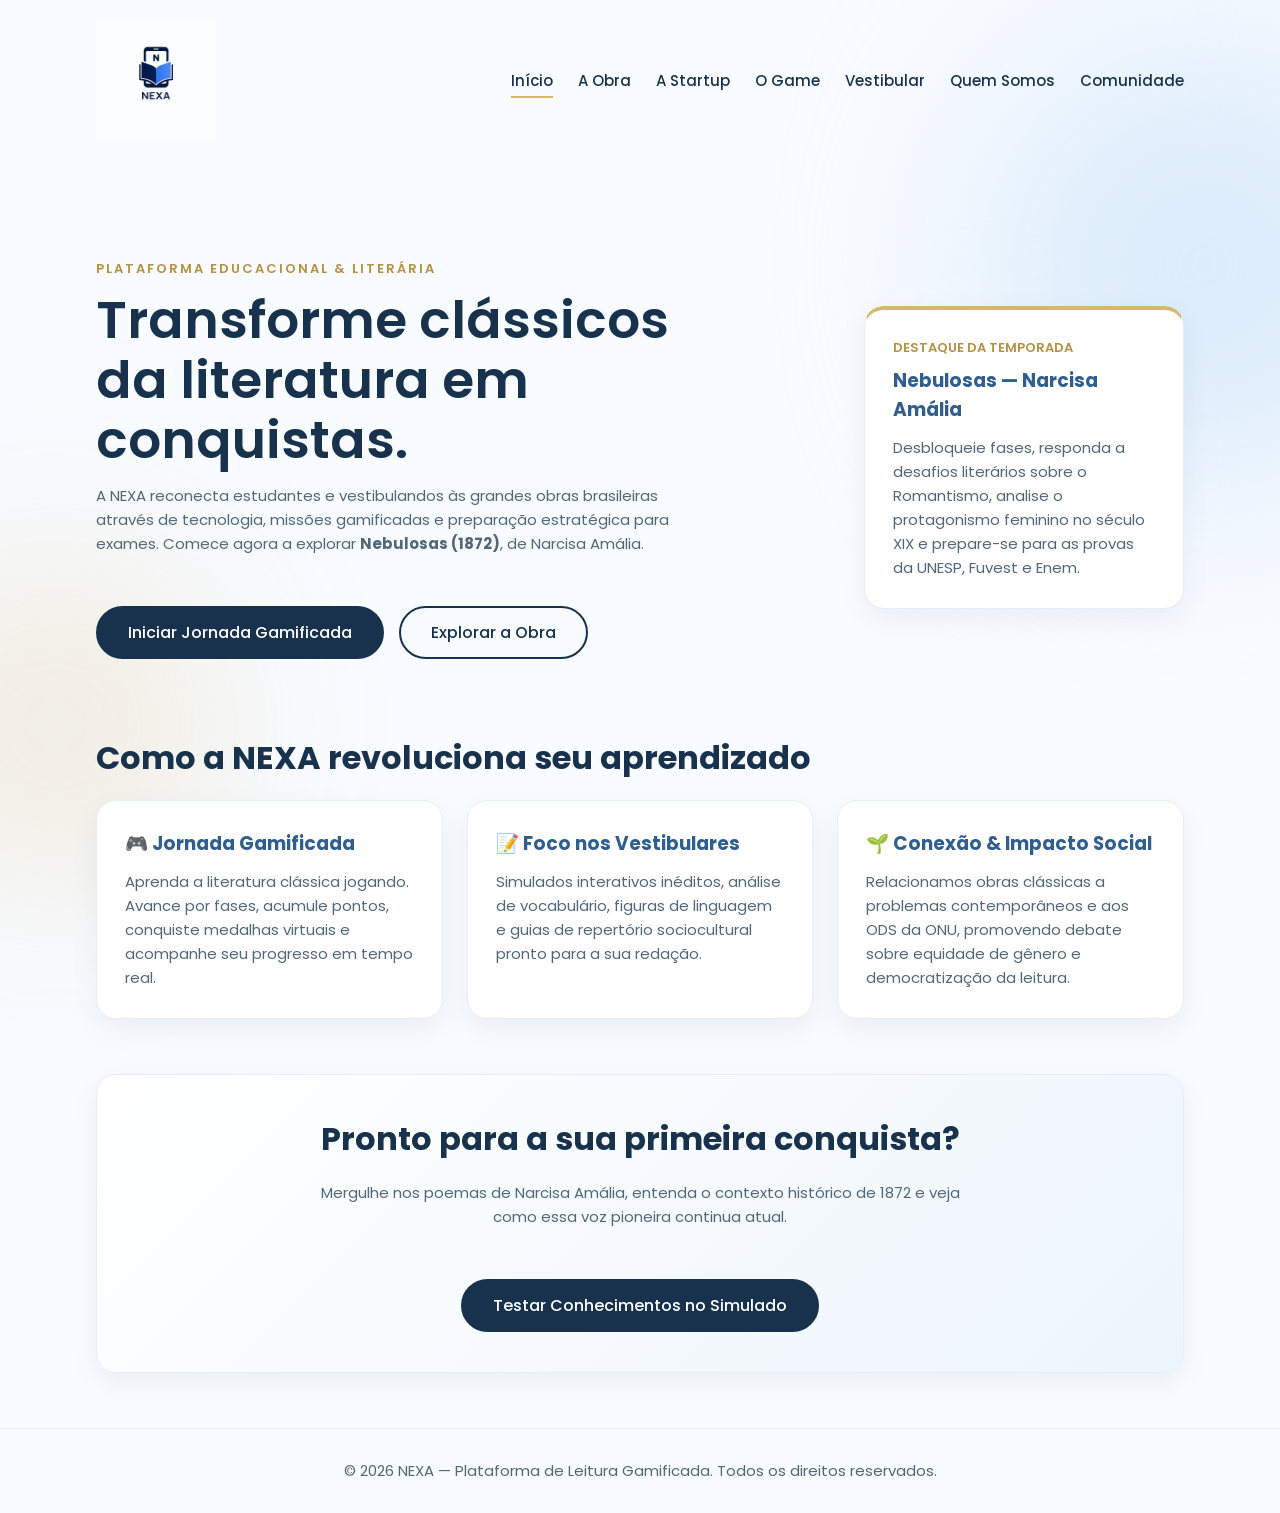
<file: index.html>
<!doctype html>
<html lang="pt-BR">
  <head>
    <meta charset="UTF-8" />
    <meta name="viewport" content="width=device-width, initial-scale=1.0" />
    <meta
      name="description"
      content="Nexa: A plataforma educacional que transforma o estudo dos clássicos literários em uma jornada gamificada para estudantes e vestibulandos."
    />
    <title>Nexa | A Plataforma de Leitura Gamificada</title>
    <link rel="preconnect" href="https://fonts.googleapis.com" />
    <link rel="preconnect" href="https://fonts.gstatic.com" crossorigin />
    <link
      href="https://fonts.googleapis.com/css2?family=Poppins:wght@400;500;600;700&display=swap"
      rel="stylesheet"
    />
    <link rel="stylesheet" href="style.css" />
  </head>
  <body>
    <a class="skip-link" href="#conteudo">Ir para o conteúdo</a>

    <header>
      <div class="logo">
        <a href="index.html"><img src="imagens/logo.jpeg" alt="Logo NEXA" /></a>
      </div>
      <nav aria-label="Navegação principal">
        <a href="index.html" class="ativo" aria-current="page">Início</a>
        <a href="sobre.html">A Obra</a>
        <a href="projeto.html">A Startup</a>
        <a href="experiencia.html">O Game</a>
        <a href="vestibular.html">Vestibular</a>
        <a href="equipe.html">Quem Somos</a>
        <a href="contato.html">Comunidade</a>
      </nav>
    </header>

    <main id="conteudo">
      <!-- HERO SECTION -->
      <section class="hero">
        <div class="hero-texto">
          <span>Plataforma Educacional & Literária</span>
          <h1>Transforme clássicos da literatura em conquistas.</h1>
          <p>
            A NEXA reconecta estudantes e vestibulandos às grandes obras
            brasileiras através de tecnologia, missões gamificadas e preparação
            estratégica para exames. Comece agora a explorar
            <strong>Nebulosas (1872)</strong>, de Narcisa Amália.
          </p>
          <div
            style="display: flex; gap: 15px; flex-wrap: wrap; margin-top: 25px"
          >
            <a href="experiencia.html" class="botao"
              >Iniciar Jornada Gamificada</a
            >
            <a
              href="sobre.html"
              class="botao"
              style="
                background: transparent;
                color: #18324d;
                border: 2px solid #18324d;
              "
              >Explorar a Obra</a
            >
          </div>
        </div>

        <aside class="hero-card">
          <div
            style="
              font-size: 13px;
              color: #b39145;
              font-weight: 600;
              text-transform: uppercase;
              margin-bottom: 8px;
            "
          >
            Destaque da Temporada
          </div>
          <h3>Nebulosas — Narcisa Amália</h3>
          <p>
            Desbloqueie fases, responda a desafios literários sobre o
            Romantismo, analise o protagonismo feminino no século XIX e
            prepare-se para as provas da UNESP, Fuvest e Enem.
          </p>
        </aside>
      </section>

      <!-- PILARES DO PRODUTO -->
      <section>
        <h2>Como a NEXA revoluciona seu aprendizado</h2>
        <div class="cards">
          <article class="card">
            <h3>🎮 Jornada Gamificada</h3>
            <p>
              Aprenda a literatura clássica jogando. Avance por fases, acumule
              pontos, conquiste medalhas virtuais e acompanhe seu progresso em
              tempo real.
            </p>
          </article>

          <article class="card">
            <h3>📝 Foco nos Vestibulares</h3>
            <p>
              Simulados interativos inéditos, análise de vocabulário, figuras de
              linguagem e guias de repertório sociocultural pronto para a sua
              redação.
            </p>
          </article>

          <article class="card">
            <h3>🌱 Conexão & Impacto Social</h3>
            <p>
              Relacionamos obras clássicas a problemas contemporâneos e aos ODS
              da ONU, promovendo debate sobre equidade de gênero e
              democratização da leitura.
            </p>
          </article>
        </div>
      </section>

      <!-- BANNER DE CHAMADA PARA A OBRA -->
      <section
        class="box"
        style="
          text-align: center;
          background: linear-gradient(135deg, #ffffff 0%, #edf5fc 100%);
          padding: 40px;
        "
      >
        <h2>Pronto para a sua primeira conquista?</h2>
        <p style="max-width: 650px; margin: 10px auto 25px auto">
          Mergulhe nos poemas de Narcisa Amália, entenda o contexto histórico de
          1872 e veja como essa voz pioneira continua atual.
        </p>
        <a href="vestibular.html" class="botao"
          >Testar Conhecimentos no Simulado</a
        >
      </section>
    </main>

    <footer>
      <p>
        &copy; 2026 NEXA — Plataforma de Leitura Gamificada. Todos os direitos
        reservados.
      </p>
    </footer>
  </body>
</html>
</file>
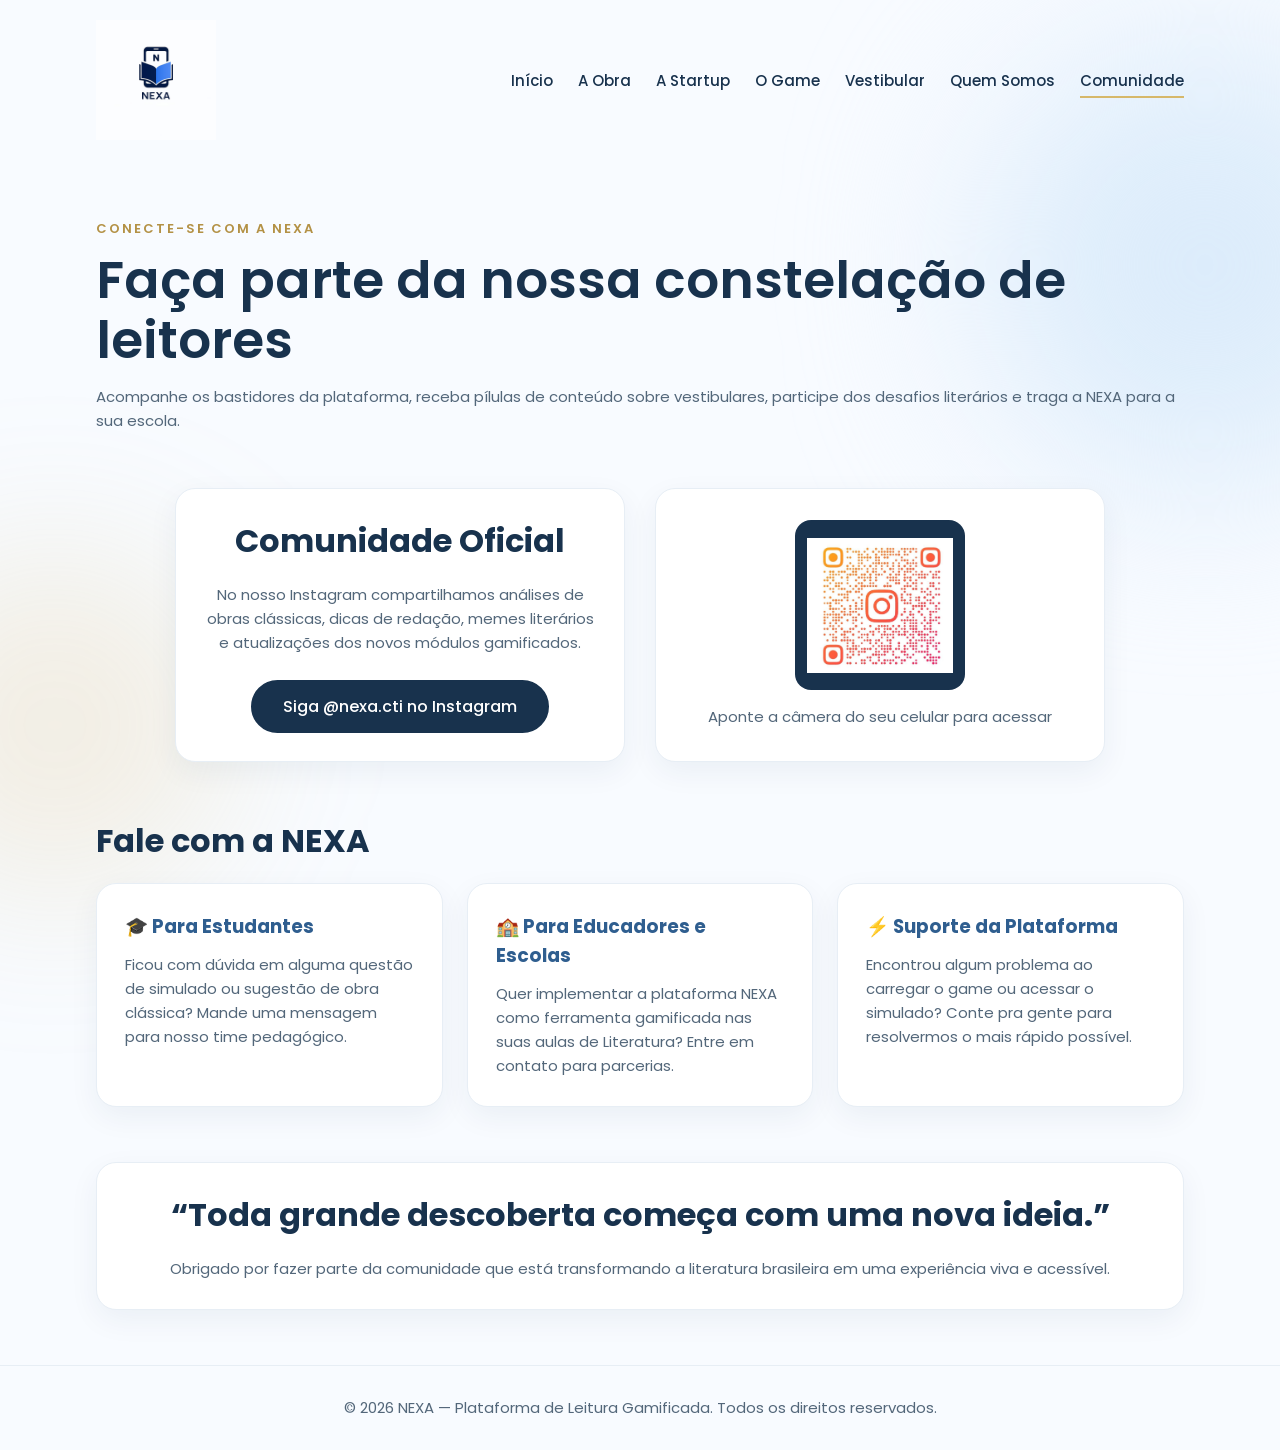
<file: contato.html>
<!doctype html>
<html lang="pt-BR">
  <head>
    <meta charset="UTF-8" />
    <meta name="viewport" content="width=device-width, initial-scale=1.0" />
    <meta
      name="description"
      content="Comunidade NEXA: conecte-se com nossa plataforma, siga nossas redes sociais e tire suas dúvidas sobre os conteúdos de literatura e vestibular."
    />
    <title>Nexa | Comunidade & Contato</title>
    <link rel="preconnect" href="https://fonts.googleapis.com" />
    <link rel="preconnect" href="https://fonts.gstatic.com" crossorigin />
    <link
      href="https://fonts.googleapis.com/css2?family=Poppins:wght@400;500;600;700&display=swap"
      rel="stylesheet"
    />
    <link rel="stylesheet" href="style.css" />
  </head>
  <body>
    <a class="skip-link" href="#conteudo">Ir para o conteúdo</a>

    <header>
      <div class="logo">
        <a href="index.html"><img src="imagens/logo.jpeg" alt="Logo NEXA" /></a>
      </div>
      <nav aria-label="Navegação principal">
        <a href="index.html">Início</a>
        <a href="sobre.html">A Obra</a>
        <a href="projeto.html">A Startup</a>
        <a href="experiencia.html">O Game</a>
        <a href="vestibular.html">Vestibular</a>
        <a href="equipe.html">Quem Somos</a>
        <a href="contato.html" class="ativo" aria-current="page">Comunidade</a>
      </nav>
    </header>

    <main id="conteudo">
      <!-- CABEÇALHO DA PÁGINA -->
      <section class="pagina">
        <span>Conecte-se com a NEXA</span>
        <h1>Faça parte da nossa constelação de leitores</h1>
        <p>
          Acompanhe os bastidores da plataforma, receba pílulas de conteúdo
          sobre vestibulares, participe dos desafios literários e traga a NEXA
          para a sua escola.
        </p>
      </section>

      <!-- INSTAGRAM E QR CODE -->
      <section class="instagram">
        <div class="instagram-box">
          <h2>Comunidade Oficial</h2>
          <p>
            No nosso Instagram compartilhamos análises de obras clássicas, dicas
            de redação, memes literários e atualizações dos novos módulos
            gamificados.
          </p>
          <a
            href="https://instagram.com/nexa.cti"
            target="_blank"
            rel="noopener noreferrer"
            class="botao"
          >
            Siga @nexa.cti no Instagram
          </a>
        </div>

        <div class="qr-code">
          <div class="qr">
            <img
              src="imagens/WhatsApp Image 2026-08-02 at 18.32.24.jpeg"
              alt="QR Code do Instagram Oficial da NEXA"
            />
          </div>
          <p>Aponte a câmera do seu celular para acessar</p>
        </div>
      </section>

      <!-- CANAIS DE CONTATO / FORMULÁRIO DE PRODUTO -->
      <section>
        <h2>Fale com a NEXA</h2>
        <div class="cards">
          <article class="card">
            <h3>🎓 Para Estudantes</h3>
            <p>
              Ficou com dúvida em alguma questão de simulado ou sugestão de obra
              clássica? Mande uma mensagem para nosso time pedagógico.
            </p>
          </article>

          <article class="card">
            <h3>🏫 Para Educadores e Escolas</h3>
            <p>
              Quer implementar a plataforma NEXA como ferramenta gamificada nas
              suas aulas de Literatura? Entre em contato para parcerias.
            </p>
          </article>

          <article class="card">
            <h3>⚡ Suporte da Plataforma</h3>
            <p>
              Encontrou algum problema ao carregar o game ou acessar o simulado?
              Conte pra gente para resolvermos o mais rápido possível.
            </p>
          </article>
        </div>
      </section>

      <!-- BANNER DE MANIFESTO -->
      <section
        class="frase-final box"
        style="text-align: center; background: white"
      >
        <h2>“Toda grande descoberta começa com uma nova ideia.”</h2>
        <p style="margin-top: 10px">
          Obrigado por fazer parte da comunidade que está transformando a
          literatura brasileira em uma experiência viva e acessível.
        </p>
      </section>
    </main>

    <footer>
      <p>
        &copy; 2026 NEXA — Plataforma de Leitura Gamificada. Todos os direitos
        reservados.
      </p>
    </footer>
  </body>
</html>
</file>
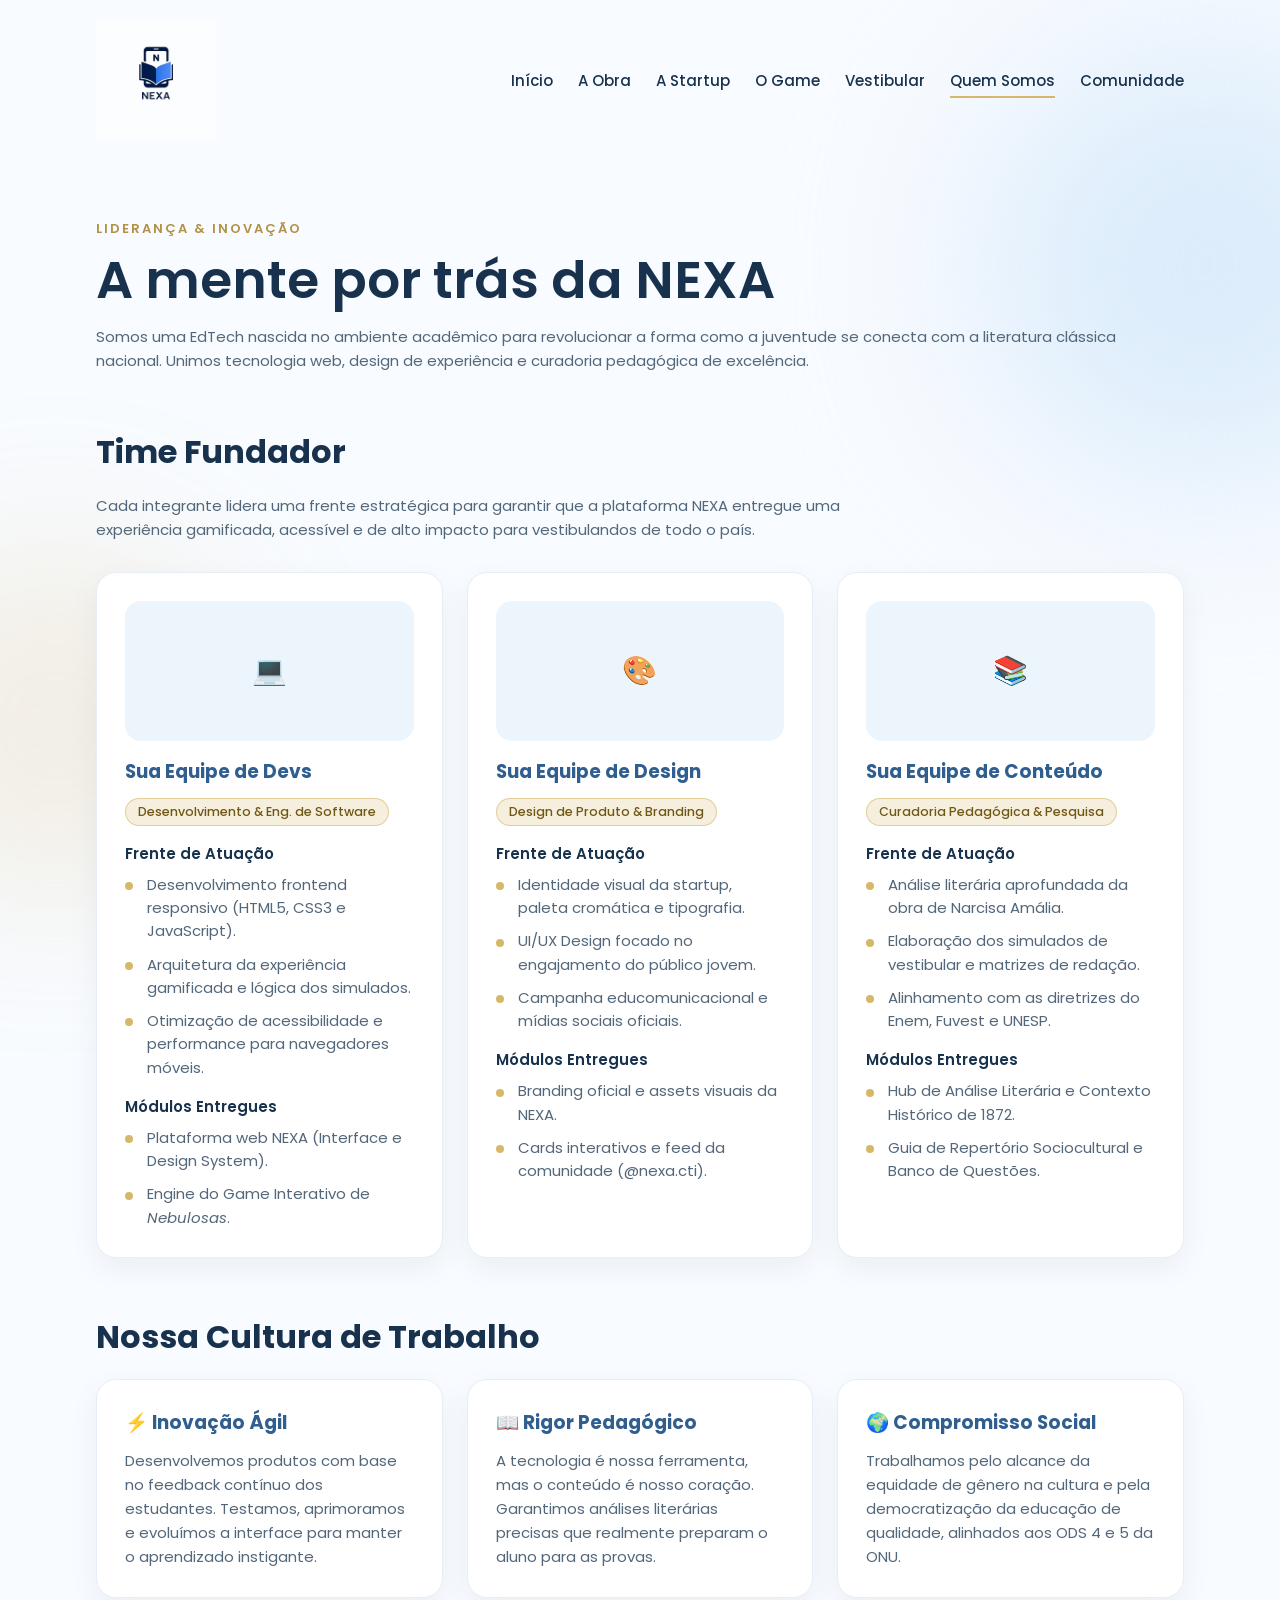
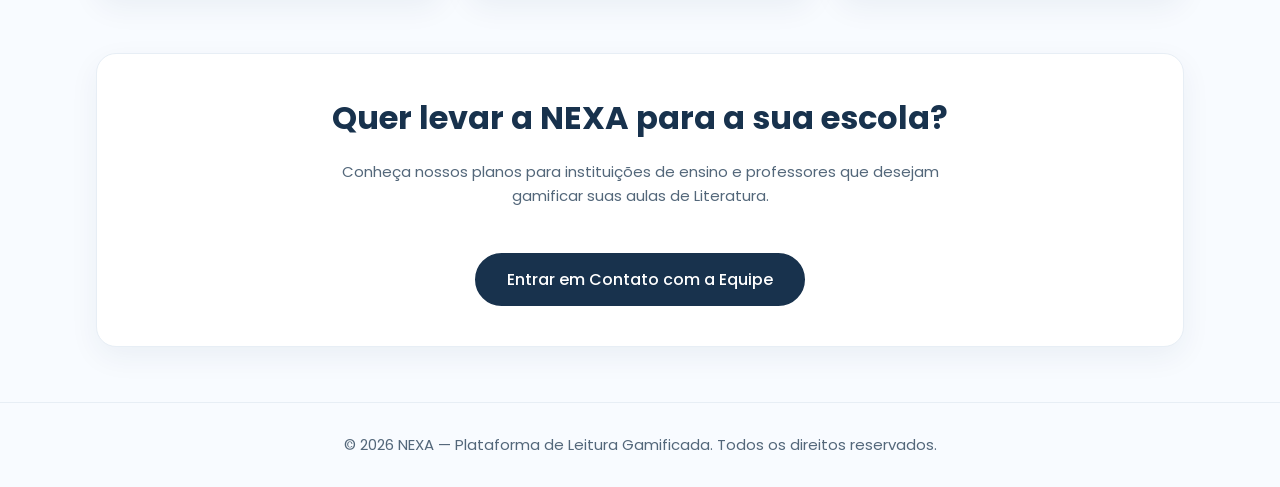
<file: equipe.html>
<!doctype html>
<html lang="pt-BR">
  <head>
    <meta charset="UTF-8" />
    <meta name="viewport" content="width=device-width, initial-scale=1.0" />
    <meta
      name="description"
      content="Conheça a equipe fundadora da NEXA: estudantes e desenvolvedores apaixonados por conectar literatura brasileira, tecnologia e impacto social."
    />
    <title>Nexa | Quem Somos</title>
    <link rel="preconnect" href="https://fonts.googleapis.com" />
    <link rel="preconnect" href="https://fonts.gstatic.com" crossorigin />
    <link
      href="https://fonts.googleapis.com/css2?family=Poppins:wght@400;500;600;700&display=swap"
      rel="stylesheet"
    />
    <link rel="stylesheet" href="style.css" />
  </head>
  <body>
    <a class="skip-link" href="#conteudo">Ir para o conteúdo</a>

    <header>
      <div class="logo">
        <a href="index.html"><img src="imagens/logo.jpeg" alt="Logo NEXA" /></a>
      </div>
      <nav aria-label="Navegação principal">
        <a href="index.html">Início</a>
        <a href="sobre.html">A Obra</a>
        <a href="projeto.html">A Startup</a>
        <a href="experiencia.html">O Game</a>
        <a href="vestibular.html">Vestibular</a>
        <a href="equipe.html" class="ativo" aria-current="page">Quem Somos</a>
        <a href="contato.html">Comunidade</a>
      </nav>
    </header>

    <main id="conteudo">
      <!-- HERO DA PÁGINA -->
      <section class="pagina">
        <span>Liderança & Inovação</span>
        <h1>A mente por trás da NEXA</h1>
        <p>
          Somos uma EdTech nascida no ambiente acadêmico para revolucionar a
          forma como a juventude se conecta com a literatura clássica nacional.
          Unimos tecnologia web, design de experiência e curadoria pedagógica de
          excelência.
        </p>
      </section>

      <!-- TIME FUNDADOR -->
      <section class="grupo">
        <h2>Time Fundador</h2>
        <p class="intro-secao" style="margin-bottom: 30px">
          Cada integrante lidera uma frente estratégica para garantir que a
          plataforma NEXA entregue uma experiência gamificada, acessível e de
          alto impacto para vestibulandos de todo o país.
        </p>

        <div class="integrantes">
          <!-- INTEGRANTE 1 -->
          <article class="membro">
            <div class="foto-membro">
              <span style="font-size: 28px">💻</span>
            </div>
            <h3>Sua Equipe de Devs</h3>
            <div class="chips">
              <span class="chip chip--ouro"
                >Desenvolvimento & Eng. de Software</span
              >
            </div>
            <h4>Frente de Atuação</h4>
            <ul class="lista-simples">
              <li>
                Desenvolvimento frontend responsivo (HTML5, CSS3 e JavaScript).
              </li>
              <li>
                Arquitetura da experiência gamificada e lógica dos simulados.
              </li>
              <li>
                Otimização de acessibilidade e performance para navegadores
                móveis.
              </li>
            </ul>
            <h4>Módulos Entregues</h4>
            <ul class="lista-simples">
              <li>Plataforma web NEXA (Interface e Design System).</li>
              <li>Engine do Game Interativo de <em>Nebulosas</em>.</li>
            </ul>
          </article>

          <!-- INTEGRANTE 2 -->
          <article class="membro">
            <div class="foto-membro">
              <span style="font-size: 28px">🎨</span>
            </div>
            <h3>Sua Equipe de Design</h3>
            <div class="chips">
              <span class="chip chip--ouro">Design de Produto & Branding</span>
            </div>
            <h4>Frente de Atuação</h4>
            <ul class="lista-simples">
              <li>
                Identidade visual da startup, paleta cromática e tipografia.
              </li>
              <li>UI/UX Design focado no engajamento do público jovem.</li>
              <li>Campanha educomunicacional e mídias sociais oficiais.</li>
            </ul>
            <h4>Módulos Entregues</h4>
            <ul class="lista-simples">
              <li>Branding oficial e assets visuais da NEXA.</li>
              <li>Cards interativos e feed da comunidade (@nexa.cti).</li>
            </ul>
          </article>

          <!-- INTEGRANTE 3 -->
          <article class="membro">
            <div class="foto-membro">
              <span style="font-size: 28px">📚</span>
            </div>
            <h3>Sua Equipe de Conteúdo</h3>
            <div class="chips">
              <span class="chip chip--ouro"
                >Curadoria Pedagógica & Pesquisa</span
              >
            </div>
            <h4>Frente de Atuação</h4>
            <ul class="lista-simples">
              <li>Análise literária aprofundada da obra de Narcisa Amália.</li>
              <li>
                Elaboração dos simulados de vestibular e matrizes de redação.
              </li>
              <li>Alinhamento com as diretrizes do Enem, Fuvest e UNESP.</li>
            </ul>
            <h4>Módulos Entregues</h4>
            <ul class="lista-simples">
              <li>Hub de Análise Literária e Contexto Histórico de 1872.</li>
              <li>Guia de Repertório Sociocultural e Banco de Questões.</li>
            </ul>
          </article>
        </div>
      </section>

      <!-- PILARES DA CULTURA DA STARTUP -->
      <section id="cultura">
        <h2>Nossa Cultura de Trabalho</h2>
        <div class="cards">
          <article class="card">
            <h3>⚡ Inovação Ágil</h3>
            <p>
              Desenvolvemos produtos com base no feedback contínuo dos
              estudantes. Testamos, aprimoramos e evoluímos a interface para
              manter o aprendizado instigante.
            </p>
          </article>

          <article class="card">
            <h3>📖 Rigor Pedagógico</h3>
            <p>
              A tecnologia é nossa ferramenta, mas o conteúdo é nosso coração.
              Garantimos análises literárias precisas que realmente preparam o
              aluno para as provas.
            </p>
          </article>

          <article class="card">
            <h3>🌍 Compromisso Social</h3>
            <p>
              Trabalhamos pelo alcance da equidade de gênero na cultura e pela
              democratização da educação de qualidade, alinhados aos ODS 4 e 5
              da ONU.
            </p>
          </article>
        </div>
      </section>

      <!-- BANNER INSTITUCIONAL -->
      <section
        class="box"
        style="text-align: center; background: white; padding: 40px"
      >
        <h2>Quer levar a NEXA para a sua escola?</h2>
        <p style="max-width: 600px; margin: 10px auto 20px auto">
          Conheça nossos planos para instituições de ensino e professores que
          desejam gamificar suas aulas de Literatura.
        </p>
        <a href="contato.html" class="botao">Entrar em Contato com a Equipe</a>
      </section>
    </main>

    <footer>
      <p>
        &copy; 2026 NEXA — Plataforma de Leitura Gamificada. Todos os direitos
        reservados.
      </p>
    </footer>
  </body>
</html>
</file>
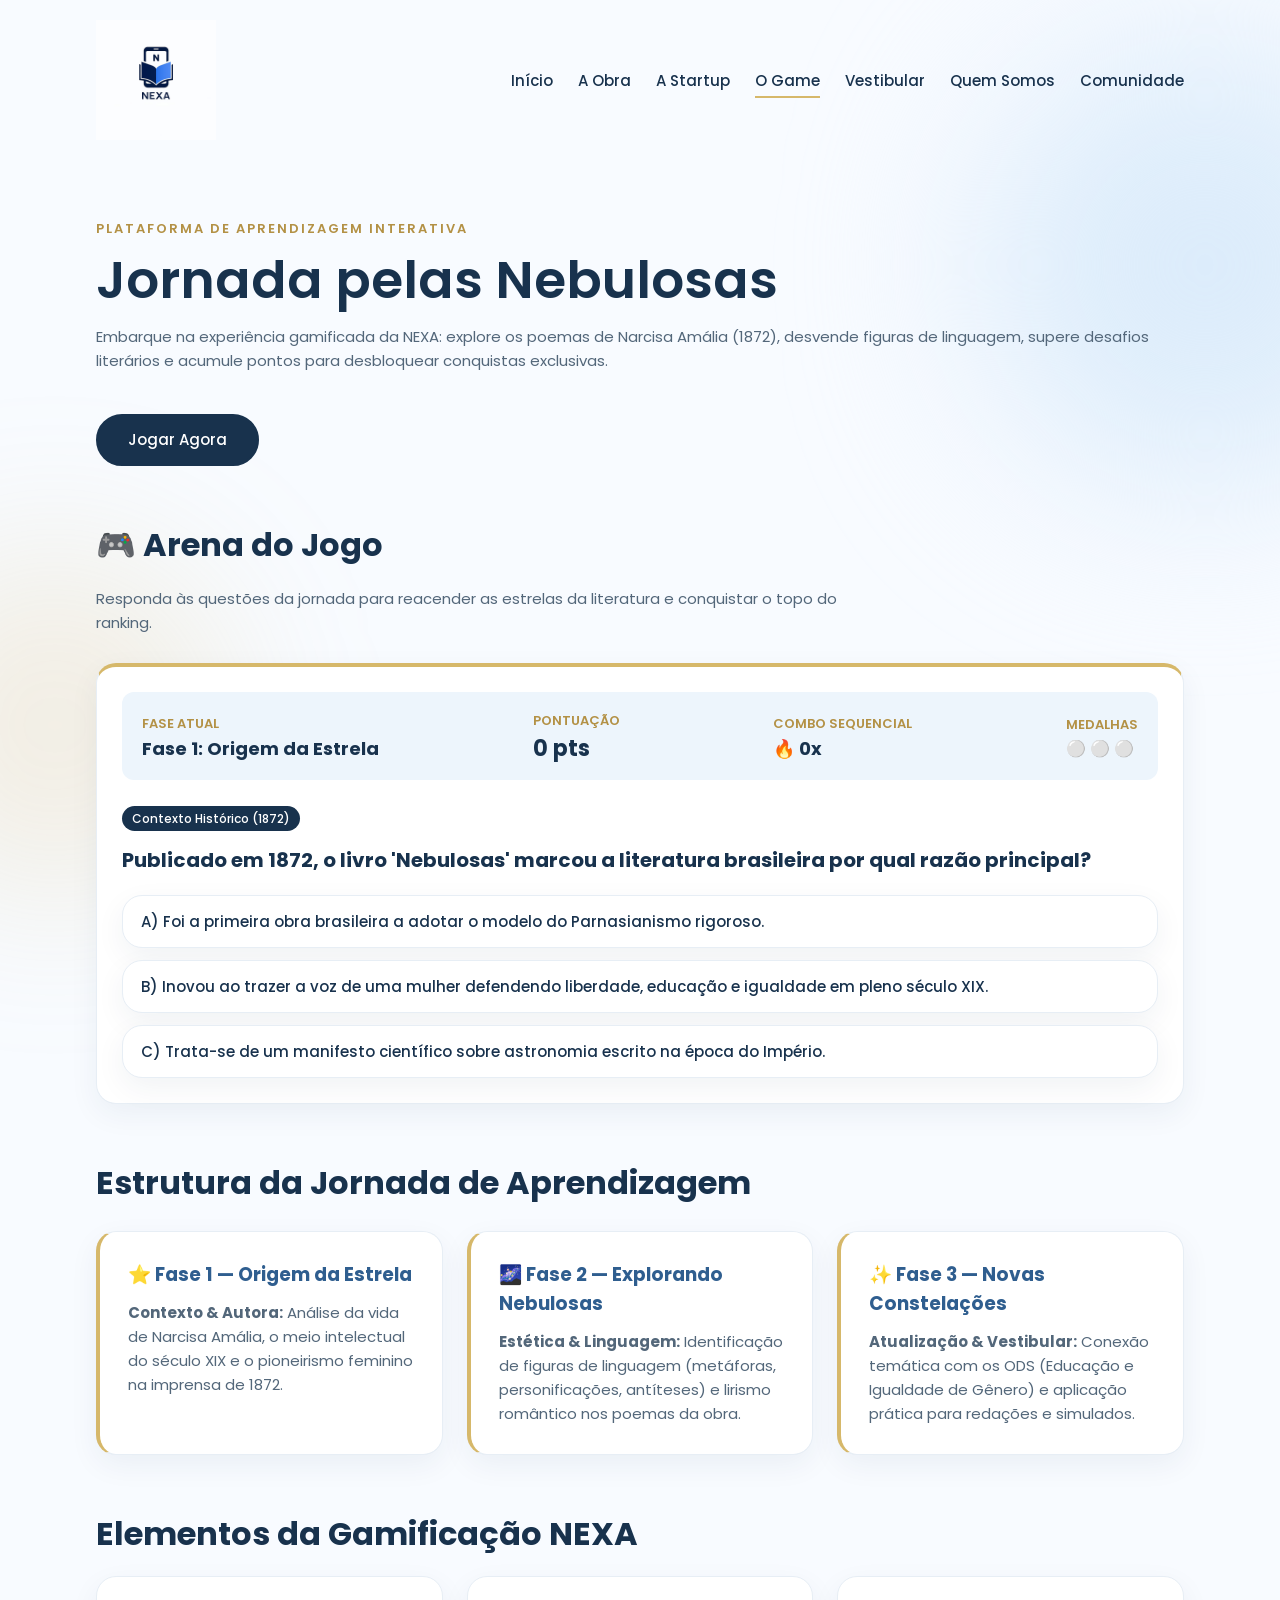
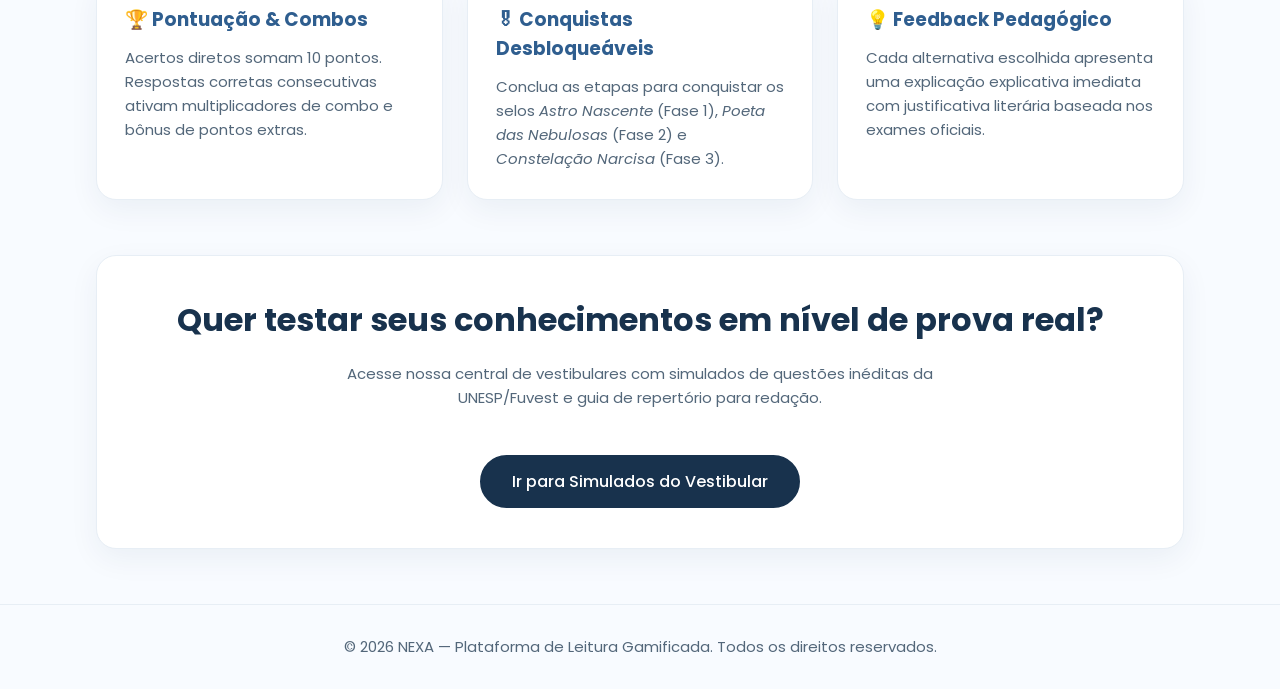
<file: experiencia.html>
<!doctype html>
<html lang="pt-BR">
  <head>
    <meta charset="UTF-8" />
    <meta name="viewport" content="width=device-width, initial-scale=1.0" />
    <meta
      name="description"
      content="Arena Gamificada NEXA: Jogue a jornada interativa pelas Nebulosas de Narcisa Amália. Ganhe pontos, desbloqueie medalhas e domine a literatura clássica para o vestibular."
    />
    <title>Nexa | O Game Interativo</title>
    <link rel="preconnect" href="https://fonts.googleapis.com" />
    <link rel="preconnect" href="https://fonts.gstatic.com" crossorigin />
    <link
      href="https://fonts.googleapis.com/css2?family=Poppins:wght@400;500;600;700&display=swap"
      rel="stylesheet"
    />
    <link rel="stylesheet" href="style.css" />
  </head>
  <body>
    <a class="skip-link" href="#conteudo">Ir para o conteúdo</a>

    <header>
      <div class="logo">
        <a href="index.html"><img src="imagens/logo.jpeg" alt="Logo NEXA" /></a>
      </div>
      <nav aria-label="Navegação principal">
        <a href="index.html">Início</a>
        <a href="sobre.html">A Obra</a>
        <a href="projeto.html">A Startup</a>
        <a href="experiencia.html" class="ativo" aria-current="page">O Game</a>
        <a href="vestibular.html">Vestibular</a>
        <a href="equipe.html">Quem Somos</a>
        <a href="contato.html">Comunidade</a>
      </nav>
    </header>

    <main id="conteudo">
      <!-- HERO DA PÁGINA -->
      <section class="pagina">
        <span>Plataforma de Aprendizagem Interativa</span>
        <h1>Jornada pelas Nebulosas</h1>
        <p>
          Embarque na experiência gamificada da NEXA: explore os poemas de
          Narcisa Amália (1872), desvende figuras de linguagem, supere desafios
          literários e acumule pontos para desbloquear conquistas exclusivas.
        </p>
        <p style="margin-top: 16px">
          <a class="botao" href="#arena-jogo">Jogar Agora</a>
        </p>
      </section>

      <!-- ARENA DO JOGO FUNCIONAL -->
      <section id="arena-jogo">
        <h2>🎮 Arena do Jogo</h2>
        <p class="intro-secao">
          Responda às questões da jornada para reacender as estrelas da
          literatura e conquistar o topo do ranking.
        </p>

        <div class="box" style="border-top: 4px solid #d6b86a; padding: 25px">
          <!-- BARRA DE STATUS DO JOGO -->
          <div
            style="
              display: flex;
              justify-content: space-between;
              align-items: center;
              flex-wrap: wrap;
              gap: 15px;
              background: #edf5fc;
              padding: 15px 20px;
              border-radius: 12px;
              margin-bottom: 25px;
            "
          >
            <div>
              <span
                style="
                  font-size: 13px;
                  text-transform: uppercase;
                  color: #b39145;
                  font-weight: 600;
                "
                >Fase Atual</span
              ><br /><strong
                id="game-fase-txt"
                style="color: #18324d; font-size: 18px"
                >Fase 1: Origem da Estrela</strong
              >
            </div>
            <div>
              <span
                style="
                  font-size: 13px;
                  text-transform: uppercase;
                  color: #b39145;
                  font-weight: 600;
                "
                >Pontuação</span
              ><br /><strong
                id="game-score"
                style="color: #18324d; font-size: 22px"
                >0 pts</strong
              >
            </div>
            <div>
              <span
                style="
                  font-size: 13px;
                  text-transform: uppercase;
                  color: #b39145;
                  font-weight: 600;
                "
                >Combo Sequencial</span
              ><br /><strong
                id="game-streak"
                style="color: #18324d; font-size: 18px"
                >🔥 0x</strong
              >
            </div>
            <div>
              <span
                style="
                  font-size: 13px;
                  text-transform: uppercase;
                  color: #b39145;
                  font-weight: 600;
                "
                >Medalhas</span
              ><br /><span id="game-badges">⚪ ⚪ ⚪</span>
            </div>
          </div>

          <!-- CONTAINER DA PERGUNTA -->
          <div id="game-container">
            <div id="question-card">
              <span
                id="question-category"
                style="
                  font-size: 12px;
                  background: #18324d;
                  color: white;
                  padding: 4px 10px;
                  border-radius: 20px;
                  font-weight: 500;
                "
                >Contexto Histórico</span
              >
              <h3
                id="question-title"
                style="margin-top: 15px; color: #18324d; font-size: 20px"
              >
                Carregando pergunta...
              </h3>

              <blockquote
                id="question-quote"
                style="
                  background: #f8fbff;
                  border-left: 4px solid #d6b86a;
                  padding: 12px 18px;
                  margin: 15px 0;
                  font-style: italic;
                  color: #18324d;
                  display: none;
                "
              >
                ""
              </blockquote>

              <div
                id="options-container"
                style="
                  display: flex;
                  flex-direction: column;
                  gap: 12px;
                  margin-top: 20px;
                "
              >
                <!-- Opções renderizadas dinamicamente pelo JS -->
              </div>

              <!-- FEEDBACK EM TEMPO REAL -->
              <div
                id="feedback-box"
                style="
                  display: none;
                  margin-top: 20px;
                  padding: 15px;
                  border-radius: 12px;
                  line-height: 1.5;
                  font-size: 15px;
                "
              >
                <!-- Texto de feedback -->
              </div>

              <button
                id="next-btn"
                onclick="nextQuestion()"
                class="botao"
                style="display: none; margin-top: 20px"
              >
                Próximo Desafio ➔
              </button>
            </div>

            <!-- TELA DE VITÓRIA / FINALIZAÇÃO (INICIALMENTE OCULTA) -->
            <div
              id="game-over-screen"
              style="display: none; text-align: center; padding: 30px 10px"
            >
              <span style="font-size: 60px">🏆</span>
              <h2 style="color: #18324d; margin-top: 10px">
                Jornada Concluída com Sucesso!
              </h2>
              <p
                id="final-stats"
                style="font-size: 18px; color: #53677a; margin: 15px 0"
              >
                Você acumulou 0 pontos e reacendeu todas as estrelas de
                Nebulosas.
              </p>

              <div
                id="final-badges-container"
                style="
                  margin: 20px 0;
                  padding: 20px;
                  background: #f8fbff;
                  border-radius: 16px;
                "
              >
                <h4 style="color: #b39145; margin-bottom: 10px">
                  Medalhas Desbloqueadas:
                </h4>
                <div
                  id="final-badges-list"
                  style="
                    display: flex;
                    justify-content: center;
                    gap: 15px;
                    flex-wrap: wrap;
                    font-weight: 600;
                    color: #18324d;
                  "
                >
                  <!-- Lista de conquistas -->
                </div>
              </div>

              <button
                onclick="restartGame()"
                class="botao"
                style="margin-top: 15px"
              >
                Jogar Novamente
              </button>
            </div>
          </div>
        </div>
      </section>

      <!-- REGULAMENTO E ESTRUTURA DAS FASES -->
      <section class="jornada">
        <h2>Estrutura da Jornada de Aprendizagem</h2>
        <div class="fases" style="margin-top: 24px">
          <div class="fase">
            <h3>⭐ Fase 1 — Origem da Estrela</h3>
            <p>
              <strong>Contexto & Autora:</strong> Análise da vida de Narcisa
              Amália, o meio intelectual do século XIX e o pioneirismo feminino
              na imprensa de 1872.
            </p>
          </div>
          <div class="fase">
            <h3>🌌 Fase 2 — Explorando Nebulosas</h3>
            <p>
              <strong>Estética & Linguagem:</strong> Identificação de figuras de
              linguagem (metáforas, personificações, antíteses) e lirismo
              romântico nos poemas da obra.
            </p>
          </div>
          <div class="fase">
            <h3>✨ Fase 3 — Novas Constelações</h3>
            <p>
              <strong>Atualização & Vestibular:</strong> Conexão temática com os
              ODS (Educação e Igualdade de Gênero) e aplicação prática para
              redações e simulados.
            </p>
          </div>
        </div>
      </section>

      <!-- SISTEMA DE RECOMPENSAS -->
      <section class="mecanicas">
        <h2>Elementos da Gamificação NEXA</h2>
        <div class="cards">
          <article class="card">
            <h3>🏆 Pontuação & Combos</h3>
            <p>
              Acertos diretos somam 10 pontos. Respostas corretas consecutivas
              ativam multiplicadores de combo e bônus de pontos extras.
            </p>
          </article>
          <article class="card">
            <h3>🎖 Conquistas Desbloqueáveis</h3>
            <p>
              Conclua as etapas para conquistar os selos
              <em>Astro Nascente</em> (Fase 1),
              <em>Poeta das Nebulosas</em> (Fase 2) e
              <em>Constelação Narcisa</em> (Fase 3).
            </p>
          </article>
          <article class="card">
            <h3>💡 Feedback Pedagógico</h3>
            <p>
              Cada alternativa escolhida apresenta uma explicação explicativa
              imediata com justificativa literária baseada nos exames oficiais.
            </p>
          </article>
        </div>
      </section>

      <!-- BANNER DE CHAMADA -->
      <section
        class="box"
        style="text-align: center; background: white; padding: 40px"
      >
        <h2>Quer testar seus conhecimentos em nível de prova real?</h2>
        <p style="max-width: 600px; margin: 10px auto 20px auto">
          Acesse nossa central de vestibulares com simulados de questões
          inéditas da UNESP/Fuvest e guia de repertório para redação.
        </p>
        <a href="vestibular.html" class="botao"
          >Ir para Simulados do Vestibular</a
        >
      </section>
    </main>

    <footer>
      <p>
        &copy; 2026 NEXA — Plataforma de Leitura Gamificada. Todos os direitos
        reservados.
      </p>
    </footer>

    <!-- SCRIPT DO JOGO INTERATIVO -->
    <script>
      const questions = [
        {
          phase: "Fase 1: Origem da Estrela",
          category: "Contexto Histórico (1872)",
          title:
            "Publicado em 1872, o livro 'Nebulosas' marcou a literatura brasileira por qual razão principal?",
          quote: null,
          options: [
            {
              text: "A) Foi a primeira obra brasileira a adotar o modelo do Parnasianismo rigoroso.",
              correct: false,
              feedback:
                "Incorreto. Em 1872 o Parnasianismo ainda não havia sido introduzido no Brasil. A obra pertence ao Romantismo."
            },
            {
              text: "B) Inovou ao trazer a voz de uma mulher defendendo liberdade, educação e igualdade em pleno século XIX.",
              correct: true,
              feedback:
                "Correto! Narcisa Amália usou sua poesia como instrumento de crítica social, defesa da emancipação feminina e acesso à educação."
            },
            {
              text: "C) Trata-se de um manifesto científico sobre astronomia escrito na época do Império.",
              correct: false,
              feedback:
                "Incorreto. 'Nebulosas' é um livro poético de sensibilidade romântica e tom social, não um tratado científico."
            }
          ],
          badge: "⭐ Astro Nascente"
        },
        {
          phase: "Fase 2: Explorando Nebulosas",
          category: "Figuras de Linguagem",
          title:
            "Análise o verso do poema 'Amargura'. Qual figura de linguagem se destaca?",
          quote: "“O mundo que me vê passar sem um sorriso…”",
          options: [
            {
              text: "A) Antítese",
              correct: false,
              feedback:
                "Incorreto. Antítese exige aproximação de termos opostos (ex: luz e sombra). O verso atribui ações humanas ao 'mundo'."
            },
            {
              text: "B) Personificação (Prosopopeia)",
              correct: true,
              feedback:
                "Exato! Ao atribuir a capacidade de 'ver' e 'sorrir' ao elemento abstrato 'mundo', a autora emprega a personificação."
            },
            {
              text: "C) Onomatopeia",
              correct: false,
              feedback:
                "Incorreto. Onomatopeia consiste na imitação gráfica de sons naturais, o que não ocorre no verso citado."
            }
          ],
          badge: null
        },
        {
          phase: "Fase 2: Explorando Nebulosas",
          category: "Estética Literária",
          title:
            "Leia o trecho de 'Desalento'. A intensa expressividade de dor e sofrimento amoroso dialoga com qual vertente romântica?",
          quote:
            "“Tenho a alma de dores saturada / E o coração de pranto e angústia cheio…”",
          options: [
            {
              text: "A) 1ª Geração Romântica (Nacionalista / Indianista)",
              correct: false,
              feedback:
                "Incorreto. A 1ª geração tinha foco na construção da identidade nacional e na exaltação da natureza patria."
            },
            {
              text: "B) 2ª Geração Romântica (Ultrarromantismo / Mal do Século)",
              correct: true,
              feedback:
                "Correto! O tom intimista, a melancolia e o lirismo centrado na dor sentimental são marcas registradas da 2ª geração romântica."
            },
            {
              text: "C) 3ª Geração Romântica (Condoreira / Social)",
              correct: false,
              feedback:
                "Incorreto. Embora Narcisa Amália tenha poemas sociais condoreiros, este trecho em específico expressa o sofrimento lírico da 2ª fase."
            }
          ],
          badge: "🌌 Poeta das Nebulosas"
        },
        {
          phase: "Fase 3: Novas Constelações",
          category: "Atualização & ODS",
          title:
            "Como a reflexão de Narcisa Amália sobre a autonomia feminina se conecta com os Objetivos de Desenvolvimento Sustentável (ODS) da ONU?",
          quote: null,
          options: [
            {
              text: "A) Dialoga diretamente com o ODS 5 (Igualdade de Gênero) e o ODS 4 (Educação de Qualidade).",
              correct: true,
              feedback:
                "Perfeito! A defesa da mulher como agente de transformação e o direito ao conhecimento relacionam-se diretamente com as metas dos ODS 4 e 5."
            },
            {
              text: "B) Relaciona-se exclusivamente com a preservação marinha do ODS 14.",
              correct: false,
              feedback:
                "Incorreto. A temática central da autora é social, educacional e de direitos humanos."
            },
            {
              text: "C) Não possui relação com problemas do século XXI, limitando-se ao ano de 1872.",
              correct: false,
              feedback:
                "Incorreto. Os temas de equidade e acesso à leitura permanecem desafios fundamentais na sociedade atual."
            }
          ],
          badge: "✨ Constelação Narcisa"
        }
      ];

      let currentQ = 0;
      let score = 0;
      let streak = 0;
      let unlockedBadges = [];
      let answered = false;

      function renderQuestion() {
        answered = false;
        const q = questions[currentQ];

        document.getElementById("game-fase-txt").innerText = q.phase;
        document.getElementById("question-category").innerText = q.category;
        document.getElementById("question-title").innerText = q.title;

        const quoteEl = document.getElementById("question-quote");
        if (q.quote) {
          quoteEl.innerText = q.quote;
          quoteEl.style.display = "block";
        } else {
          quoteEl.style.display = "none";
        }

        const optionsContainer = document.getElementById("options-container");
        optionsContainer.innerHTML = "";

        q.options.forEach((opt, idx) => {
          const btn = document.createElement("button");
          btn.className = "card";
          btn.style.textAlign = "left";
          btn.style.cursor = "pointer";
          btn.style.padding = "14px 18px";
          btn.style.fontSize = "15px";
          btn.style.fontWeight = "500";
          btn.style.color = "#18324d";
          btn.style.transition = "0.2s";
          btn.innerText = opt.text;
          btn.onclick = () => selectOption(idx, btn);
          optionsContainer.appendChild(btn);
        });

        document.getElementById("feedback-box").style.display = "none";
        document.getElementById("next-btn").style.display = "none";
      }

      function selectOption(idx, buttonEl) {
        if (answered) return;
        answered = true;

        const q = questions[currentQ];
        const selected = q.options[idx];
        const feedbackBox = document.getElementById("feedback-box");
        const optionsBtns =
          document.getElementById("options-container").children;

        // Desabilita botões
        for (let btn of optionsBtns) {
          btn.style.cursor = "default";
        }

        if (selected.correct) {
          score += 10 + streak * 2;
          streak++;
          buttonEl.style.background = "#e6f4ea";
          buttonEl.style.borderColor = "#34a853";

          feedbackBox.style.display = "block";
          feedbackBox.style.background = "#e6f4ea";
          feedbackBox.style.color = "#137333";
          feedbackBox.innerHTML =
            "<strong>✅ Resposta Correta!</strong> " + selected.feedback;

          if (q.badge && !unlockedBadges.includes(q.badge)) {
            unlockedBadges.push(q.badge);
          }
        } else {
          streak = 0;
          buttonEl.style.background = "#fce8e6";
          buttonEl.style.borderColor = "#ea4335";

          feedbackBox.style.display = "block";
          feedbackBox.style.background = "#fce8e6";
          feedbackBox.style.color = "#c5221f";
          feedbackBox.innerHTML =
            "<strong>❌ Alternativa Incorreta.</strong> " + selected.feedback;
        }

        updateStatus();
        document.getElementById("next-btn").style.display = "inline-block";
      }

      function updateStatus() {
        document.getElementById("game-score").innerText = score + " pts";
        document.getElementById("game-streak").innerText = "🔥 " + streak + "x";

        let badgeDisplay = "";
        if (unlockedBadges.length === 0) badgeDisplay = "⚪ ⚪ ⚪";
        else badgeDisplay = unlockedBadges.join(" ");

        document.getElementById("game-badges").innerText = badgeDisplay;
      }

      function nextQuestion() {
        currentQ++;
        if (currentQ < questions.length) {
          renderQuestion();
        } else {
          showGameOver();
        }
      }

      function showGameOver() {
        document.getElementById("question-card").style.display = "none";
        const gameOverScreen = document.getElementById("game-over-screen");
        gameOverScreen.style.display = "block";

        document.getElementById("final-stats").innerText =
          `Você somou um total de ${score} pontos e completou todas as etapas da jornada!`;

        const badgesList = document.getElementById("final-badges-list");
        if (unlockedBadges.length > 0) {
          badgesList.innerHTML = unlockedBadges
            .map(
              (b) =>
                `<span style="background: #edf5fc; padding: 8px 15px; border-radius: 20px; border: 1px solid #d6b86a;">${b}</span>`
            )
            .join("");
        } else {
          badgesList.innerHTML =
            "<span>Nenhuma medalha conquistada nesta rodada. Tente novamente!</span>";
        }
      }

      function restartGame() {
        currentQ = 0;
        score = 0;
        streak = 0;
        unlockedBadges = [];
        updateStatus();
        document.getElementById("game-over-screen").style.display = "none";
        document.getElementById("question-card").style.display = "block";
        renderQuestion();
      }

      // Inicializa o jogo ao carregar a página
      window.onload = renderQuestion;
    </script>
  </body>
</html>
</file>
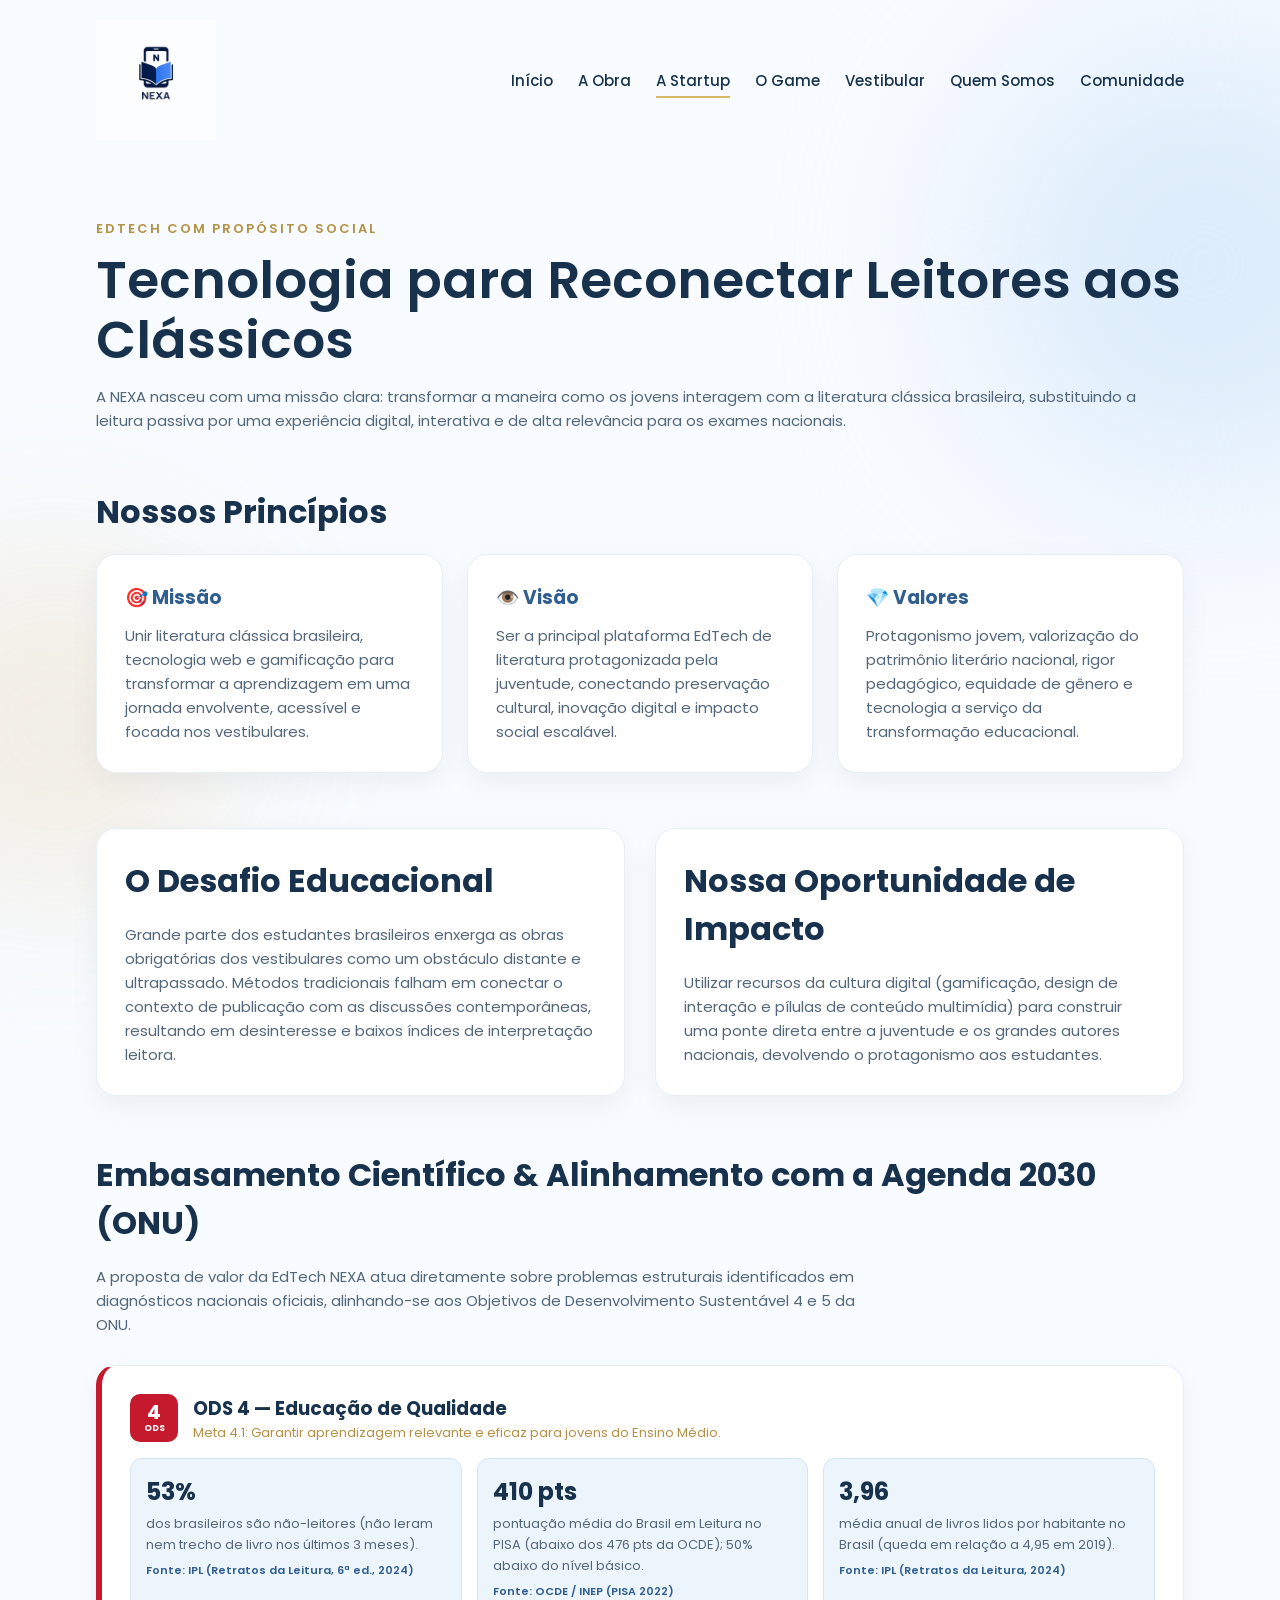
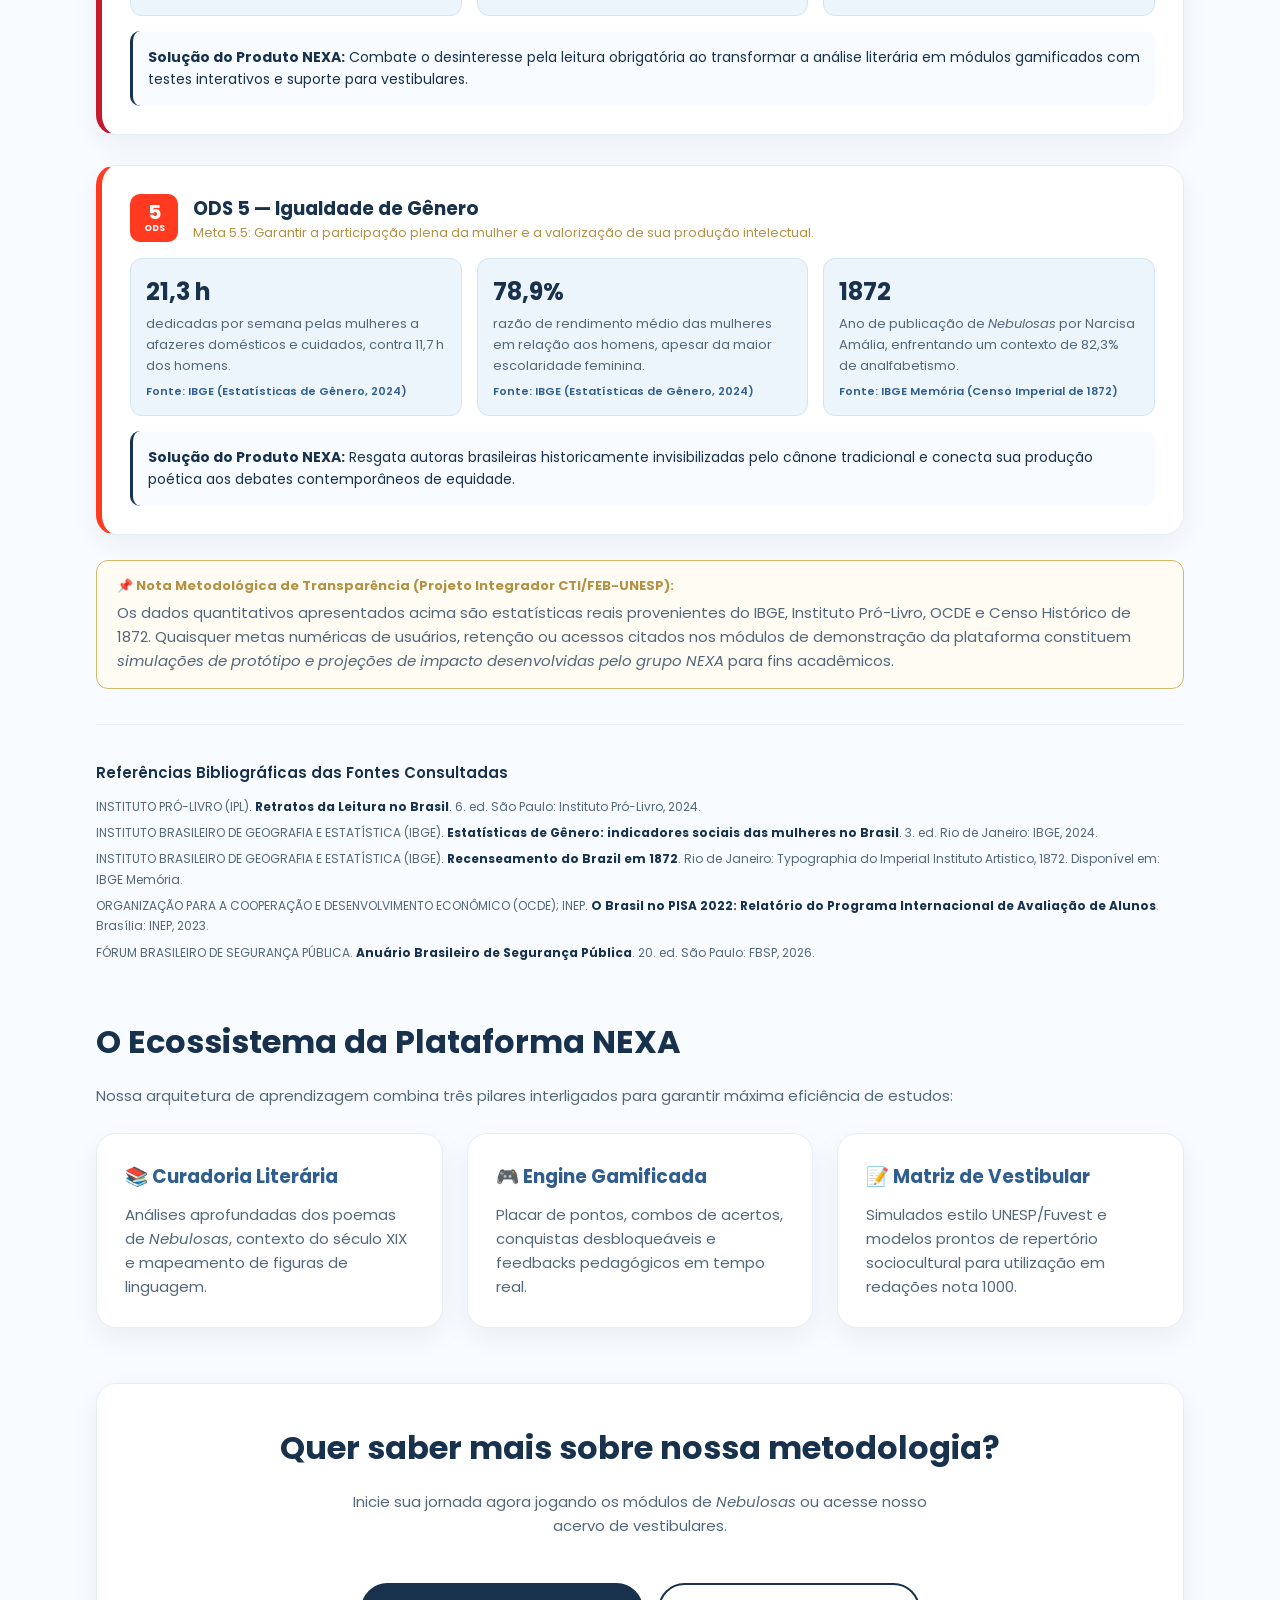
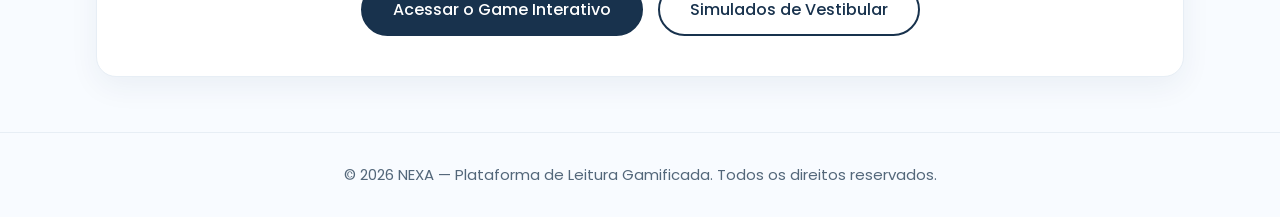
<file: projeto.html>
<!doctype html>
<html lang="pt-BR">
  <head>
    <meta charset="UTF-8" />
    <meta name="viewport" content="width=device-width, initial-scale=1.0" />
    <meta
      name="description"
      content="A Startup NEXA: Conheça nossa missão de impactar a educação brasileira através da tecnologia, alinhada aos ODS 4 (Educação de Qualidade) e ODS 5 (Igualdade de Gênero) da ONU."
    />
    <title>Nexa | A Startup & Impacto Social</title>
    <link rel="preconnect" href="https://fonts.googleapis.com" />
    <link rel="preconnect" href="https://fonts.gstatic.com" crossorigin />
    <link
      href="https://fonts.googleapis.com/css2?family=Poppins:wght@400;500;600;700&display=swap"
      rel="stylesheet"
    />
    <link rel="stylesheet" href="style.css" />
  </head>
  <body>
    <a class="skip-link" href="#conteudo">Ir para o conteúdo</a>

    <header>
      <div class="logo">
        <a href="index.html"><img src="imagens/logo.jpeg" alt="Logo NEXA" /></a>
      </div>
      <nav aria-label="Navegação principal">
        <a href="index.html">Início</a>
        <a href="sobre.html">A Obra</a>
        <a href="projeto.html" class="ativo" aria-current="page">A Startup</a>
        <a href="experiencia.html">O Game</a>
        <a href="vestibular.html">Vestibular</a>
        <a href="equipe.html">Quem Somos</a>
        <a href="contato.html">Comunidade</a>
      </nav>
    </header>

    <main id="conteudo">
      <!-- HERO DA PÁGINA -->
      <section class="pagina">
        <span>EdTech com Propósito Social</span>
        <h1>Tecnologia para Reconectar Leitores aos Clássicos</h1>
        <p>
          A NEXA nasceu com uma missão clara: transformar a maneira como os
          jovens interagem com a literatura clássica brasileira, substituindo a
          leitura passiva por uma experiência digital, interativa e de alta
          relevância para os exames nacionais.
        </p>
      </section>

      <!-- PRINCÍPIOS FUNDAMENTAIS -->
      <section class="principios">
        <h2>Nossos Princípios</h2>
        <div class="cards">
          <article class="card">
            <h3>🎯 Missão</h3>
            <p>
              Unir literatura clássica brasileira, tecnologia web e gamificação
              para transformar a aprendizagem em uma jornada envolvente,
              acessível e focada nos vestibulares.
            </p>
          </article>
          <article class="card">
            <h3>👁️ Visão</h3>
            <p>
              Ser a principal plataforma EdTech de literatura protagonizada pela
              juventude, conectando preservação cultural, inovação digital e
              impacto social escalável.
            </p>
          </article>
          <article class="card">
            <h3>💎 Valores</h3>
            <p>
              Protagonismo jovem, valorização do patrimônio literário nacional,
              rigor pedagógico, equidade de gênero e tecnologia a serviço da
              transformação educacional.
            </p>
          </article>
        </div>
      </section>

      <!-- O PROBLEMA E A OPORTUNIDADE -->
      <section class="problema">
        <div class="box">
          <h2>O Desafio Educacional</h2>
          <p>
            Grande parte dos estudantes brasileiros enxerga as obras
            obrigatórias dos vestibulares como um obstáculo distante e
            ultrapassado. Métodos tradicionais falham em conectar o contexto de
            publicação com as discussões contemporâneas, resultando em
            desinteresse e baixos índices de interpretação leitora.
          </p>
        </div>
        <div class="box">
          <h2>Nossa Oportunidade de Impacto</h2>
          <p>
            Utilizar recursos da cultura digital (gamificação, design de
            interação e pílulas de conteúdo multimídia) para construir uma ponte
            direta entre a juventude e os grandes autores nacionais, devolvendo
            o protagonismo aos estudantes.
          </p>
        </div>
      </section>

      <!-- ======================= ODS E JUSTIFICATIVA DE MERCADO ======================= -->
      <section id="ods">
        <h2>Embasamento Científico & Alinhamento com a Agenda 2030 (ONU)</h2>
        <p class="intro-secao">
          A proposta de valor da EdTech NEXA atua diretamente sobre problemas
          estruturais identificados em diagnósticos nacionais oficiais,
          alinhando-se aos Objetivos de Desenvolvimento Sustentável 4 e 5 da
          ONU.
        </p>

        <div
          class="ods-grid"
          style="display: flex; flex-direction: column; gap: 30px"
        >
          <!-- ODS 4 -->
          <article class="card" style="border-left: 6px solid #c5192d">
            <div
              style="
                display: flex;
                align-items: center;
                gap: 15px;
                margin-bottom: 15px;
              "
            >
              <div
                style="
                  background: #c5192d;
                  color: white;
                  width: 48px;
                  height: 48px;
                  border-radius: 10px;
                  display: flex;
                  flex-direction: column;
                  align-items: center;
                  justify-content: center;
                  font-weight: bold;
                "
              >
                <span style="font-size: 20px; line-height: 1">4</span>
                <span style="font-size: 9px; text-transform: uppercase"
                  >ODS</span
                >
              </div>
              <div>
                <h3 style="margin: 0; color: #18324d">
                  ODS 4 — Educação de Qualidade
                </h3>
                <p style="font-size: 13px; color: #b39145; margin: 0">
                  Meta 4.1: Garantir aprendizagem relevante e eficaz para jovens
                  do Ensino Médio.
                </p>
              </div>
            </div>

            <!-- Dados Reais Oficiais -->
            <div
              class="cards"
              style="
                grid-template-columns: repeat(auto-fit, minmax(220px, 1fr));
                gap: 15px;
                margin: 15px 0;
              "
            >
              <div
                style="
                  background: #edf5fc;
                  padding: 15px;
                  border-radius: 12px;
                  border: 1px solid #d3e4f5;
                "
              >
                <strong style="font-size: 24px; color: #18324d">53%</strong>
                <p style="font-size: 13px; margin-top: 5px; color: #53677a">
                  dos brasileiros são não-leitores (não leram nem trecho de
                  livro nos últimos 3 meses).
                </p>
                <small
                  style="
                    display: block;
                    margin-top: 6px;
                    font-size: 11px;
                    color: #2f5e8f;
                    font-weight: 600;
                  "
                  >Fonte: IPL (Retratos da Leitura, 6ª ed., 2024)</small
                >
              </div>

              <div
                style="
                  background: #edf5fc;
                  padding: 15px;
                  border-radius: 12px;
                  border: 1px solid #d3e4f5;
                "
              >
                <strong style="font-size: 24px; color: #18324d">410 pts</strong>
                <p style="font-size: 13px; margin-top: 5px; color: #53677a">
                  pontuação média do Brasil em Leitura no PISA (abaixo dos 476
                  pts da OCDE); 50% abaixo do nível básico.
                </p>
                <small
                  style="
                    display: block;
                    margin-top: 6px;
                    font-size: 11px;
                    color: #2f5e8f;
                    font-weight: 600;
                  "
                  >Fonte: OCDE / INEP (PISA 2022)</small
                >
              </div>

              <div
                style="
                  background: #edf5fc;
                  padding: 15px;
                  border-radius: 12px;
                  border: 1px solid #d3e4f5;
                "
              >
                <strong style="font-size: 24px; color: #18324d">3,96</strong>
                <p style="font-size: 13px; margin-top: 5px; color: #53677a">
                  média anual de livros lidos por habitante no Brasil (queda em
                  relação a 4,95 em 2019).
                </p>
                <small
                  style="
                    display: block;
                    margin-top: 6px;
                    font-size: 11px;
                    color: #2f5e8f;
                    font-weight: 600;
                  "
                  >Fonte: IPL (Retratos da Leitura, 2024)</small
                >
              </div>
            </div>

            <!-- Resposta do Produto NEXA -->
            <div
              style="
                background: #f8fbff;
                padding: 15px;
                border-radius: 10px;
                border-left: 3px solid #18324d;
                margin-top: 10px;
              "
            >
              <p style="font-size: 14px; color: #18324d; margin: 0">
                <strong>Solução do Produto NEXA:</strong> Combate o desinteresse
                pela leitura obrigatória ao transformar a análise literária em
                módulos gamificados com testes interativos e suporte para
                vestibulares.
              </p>
            </div>
          </article>

          <!-- ODS 5 -->
          <article class="card" style="border-left: 6px solid #ff3a21">
            <div
              style="
                display: flex;
                align-items: center;
                gap: 15px;
                margin-bottom: 15px;
              "
            >
              <div
                style="
                  background: #ff3a21;
                  color: white;
                  width: 48px;
                  height: 48px;
                  border-radius: 10px;
                  display: flex;
                  flex-direction: column;
                  align-items: center;
                  justify-content: center;
                  font-weight: bold;
                "
              >
                <span style="font-size: 20px; line-height: 1">5</span>
                <span style="font-size: 9px; text-transform: uppercase"
                  >ODS</span
                >
              </div>
              <div>
                <h3 style="margin: 0; color: #18324d">
                  ODS 5 — Igualdade de Gênero
                </h3>
                <p style="font-size: 13px; color: #b39145; margin: 0">
                  Meta 5.5: Garantir a participação plena da mulher e a
                  valorização de sua produção intelectual.
                </p>
              </div>
            </div>

            <!-- Dados Reais Oficiais -->
            <div
              class="cards"
              style="
                grid-template-columns: repeat(auto-fit, minmax(220px, 1fr));
                gap: 15px;
                margin: 15px 0;
              "
            >
              <div
                style="
                  background: #edf5fc;
                  padding: 15px;
                  border-radius: 12px;
                  border: 1px solid #d3e4f5;
                "
              >
                <strong style="font-size: 24px; color: #18324d">21,3 h</strong>
                <p style="font-size: 13px; margin-top: 5px; color: #53677a">
                  dedicadas por semana pelas mulheres a afazeres domésticos e
                  cuidados, contra 11,7 h dos homens.
                </p>
                <small
                  style="
                    display: block;
                    margin-top: 6px;
                    font-size: 11px;
                    color: #2f5e8f;
                    font-weight: 600;
                  "
                  >Fonte: IBGE (Estatísticas de Gênero, 2024)</small
                >
              </div>

              <div
                style="
                  background: #edf5fc;
                  padding: 15px;
                  border-radius: 12px;
                  border: 1px solid #d3e4f5;
                "
              >
                <strong style="font-size: 24px; color: #18324d">78,9%</strong>
                <p style="font-size: 13px; margin-top: 5px; color: #53677a">
                  razão de rendimento médio das mulheres em relação aos homens,
                  apesar da maior escolaridade feminina.
                </p>
                <small
                  style="
                    display: block;
                    margin-top: 6px;
                    font-size: 11px;
                    color: #2f5e8f;
                    font-weight: 600;
                  "
                  >Fonte: IBGE (Estatísticas de Gênero, 2024)</small
                >
              </div>

              <div
                style="
                  background: #edf5fc;
                  padding: 15px;
                  border-radius: 12px;
                  border: 1px solid #d3e4f5;
                "
              >
                <strong style="font-size: 24px; color: #18324d">1872</strong>
                <p style="font-size: 13px; margin-top: 5px; color: #53677a">
                  Ano de publicação de <em>Nebulosas</em> por Narcisa Amália,
                  enfrentando um contexto de 82,3% de analfabetismo.
                </p>
                <small
                  style="
                    display: block;
                    margin-top: 6px;
                    font-size: 11px;
                    color: #2f5e8f;
                    font-weight: 600;
                  "
                  >Fonte: IBGE Memória (Censo Imperial de 1872)</small
                >
              </div>
            </div>

            <!-- Resposta do Produto NEXA -->
            <div
              style="
                background: #f8fbff;
                padding: 15px;
                border-radius: 10px;
                border-left: 3px solid #18324d;
                margin-top: 10px;
              "
            >
              <p style="font-size: 14px; color: #18324d; margin: 0">
                <strong>Solução do Produto NEXA:</strong> Resgata autoras
                brasileiras historicamente invisibilizadas pelo cânone
                tradicional e conecta sua produção poética aos debates
                contemporâneos de equidade.
              </p>
            </div>
          </article>
        </div>

        <!-- NOTA DE TRANSPARÊNCIA SOBRE MÉTRICAS DA PLATAFORMA -->
        <div
          style="
            margin-top: 25px;
            padding: 15px 20px;
            background: #fffcf3;
            border: 1px solid #d6b86a;
            border-radius: 12px;
            font-size: 13px;
            color: #18324d;
          "
        >
          <strong style="color: #b39145"
            >📌 Nota Metodológica de Transparência (Projeto Integrador
            CTI/FEB-UNESP):</strong
          >
          <p style="margin-top: 5px; margin-bottom: 0; color: #53677a">
            Os dados quantitativos apresentados acima são estatísticas reais
            provenientes do IBGE, Instituto Pró-Livro, OCDE e Censo Histórico de
            1872. Quaisquer metas numéricas de usuários, retenção ou acessos
            citados nos módulos de demonstração da plataforma constituem
            <em
              >simulações de protótipo e projeções de impacto desenvolvidas pelo
              grupo NEXA</em
            >
            para fins acadêmicos.
          </p>
        </div>

        <!-- REFERÊNCIAS BIBLIOGRÁFICAS EM PADRÃO ABNT -->
        <div
          class="fontes"
          style="
            margin-top: 35px;
            padding-top: 20px;
            border-top: 1px solid #e7eef5;
          "
        >
          <h4 style="color: #18324d; margin-bottom: 12px">
            Referências Bibliográficas das Fontes Consultadas
          </h4>
          <ul
            style="
              font-size: 12px;
              color: #53677a;
              line-height: 1.7;
              list-style: none;
            "
          >
            <li>
              INSTITUTO PRÓ-LIVRO (IPL).
              <strong>Retratos da Leitura no Brasil</strong>. 6. ed. São Paulo:
              Instituto Pró-Livro, 2024.
            </li>
            <li>
              INSTITUTO BRASILEIRO DE GEOGRAFIA E ESTATÍSTICA (IBGE).
              <strong
                >Estatísticas de Gênero: indicadores sociais das mulheres no
                Brasil</strong
              >. 3. ed. Rio de Janeiro: IBGE, 2024.
            </li>
            <li>
              INSTITUTO BRASILEIRO DE GEOGRAFIA E ESTATÍSTICA (IBGE).
              <strong>Recenseamento do Brazil em 1872</strong>. Rio de Janeiro:
              Typographia do Imperial Instituto Artistico, 1872. Disponível em:
              IBGE Memória.
            </li>
            <li>
              ORGANIZAÇÃO PARA A COOPERAÇÃO E DESENVOLVIMENTO ECONÔMICO (OCDE);
              INEP.
              <strong
                >O Brasil no PISA 2022: Relatório do Programa Internacional de
                Avaliação de Alunos</strong
              >. Brasília: INEP, 2023.
            </li>
            <li>
              FÓRUM BRASILEIRO DE SEGURANÇA PÚBLICA.
              <strong>Anuário Brasileiro de Segurança Pública</strong>. 20. ed.
              São Paulo: FBSP, 2026.
            </li>
          </ul>
        </div>
      </section>

      <!-- ECOSSISTEMA DA SOLUÇÃO -->
      <section class="solucao">
        <h2>O Ecossistema da Plataforma NEXA</h2>
        <p style="margin-bottom: 25px">
          Nossa arquitetura de aprendizagem combina três pilares interligados
          para garantir máxima eficiência de estudos:
        </p>
        <div class="cards">
          <article class="card">
            <h3>📚 Curadoria Literária</h3>
            <p>
              Análises aprofundadas dos poemas de <em>Nebulosas</em>, contexto
              do século XIX e mapeamento de figuras de linguagem.
            </p>
          </article>
          <article class="card">
            <h3>🎮 Engine Gamificada</h3>
            <p>
              Placar de pontos, combos de acertos, conquistas desbloqueáveis e
              feedbacks pedagógicos em tempo real.
            </p>
          </article>
          <article class="card">
            <h3>📝 Matriz de Vestibular</h3>
            <p>
              Simulados estilo UNESP/Fuvest e modelos prontos de repertório
              sociocultural para utilização em redações nota 1000.
            </p>
          </article>
        </div>
      </section>

      <!-- BANNER DE PARCERIA INSTITUCIONAL -->
      <section
        class="box"
        style="text-align: center; background: white; padding: 40px"
      >
        <h2>Quer saber mais sobre nossa metodologia?</h2>
        <p style="max-width: 600px; margin: 10px auto 20px auto">
          Inicie sua jornada agora jogando os módulos de <em>Nebulosas</em> ou
          acesse nosso acervo de vestibulares.
        </p>
        <div
          style="
            display: flex;
            gap: 15px;
            justify-content: center;
            flex-wrap: wrap;
          "
        >
          <a href="experiencia.html" class="botao">Acessar o Game Interativo</a>
          <a
            href="vestibular.html"
            class="botao"
            style="
              background: transparent;
              color: #18324d;
              border: 2px solid #18324d;
            "
            >Simulados de Vestibular</a
          >
        </div>
      </section>
    </main>

    <footer>
      <p>
        &copy; 2026 NEXA — Plataforma de Leitura Gamificada. Todos os direitos
        reservados.
      </p>
    </footer>
  </body>
</html>
</file>
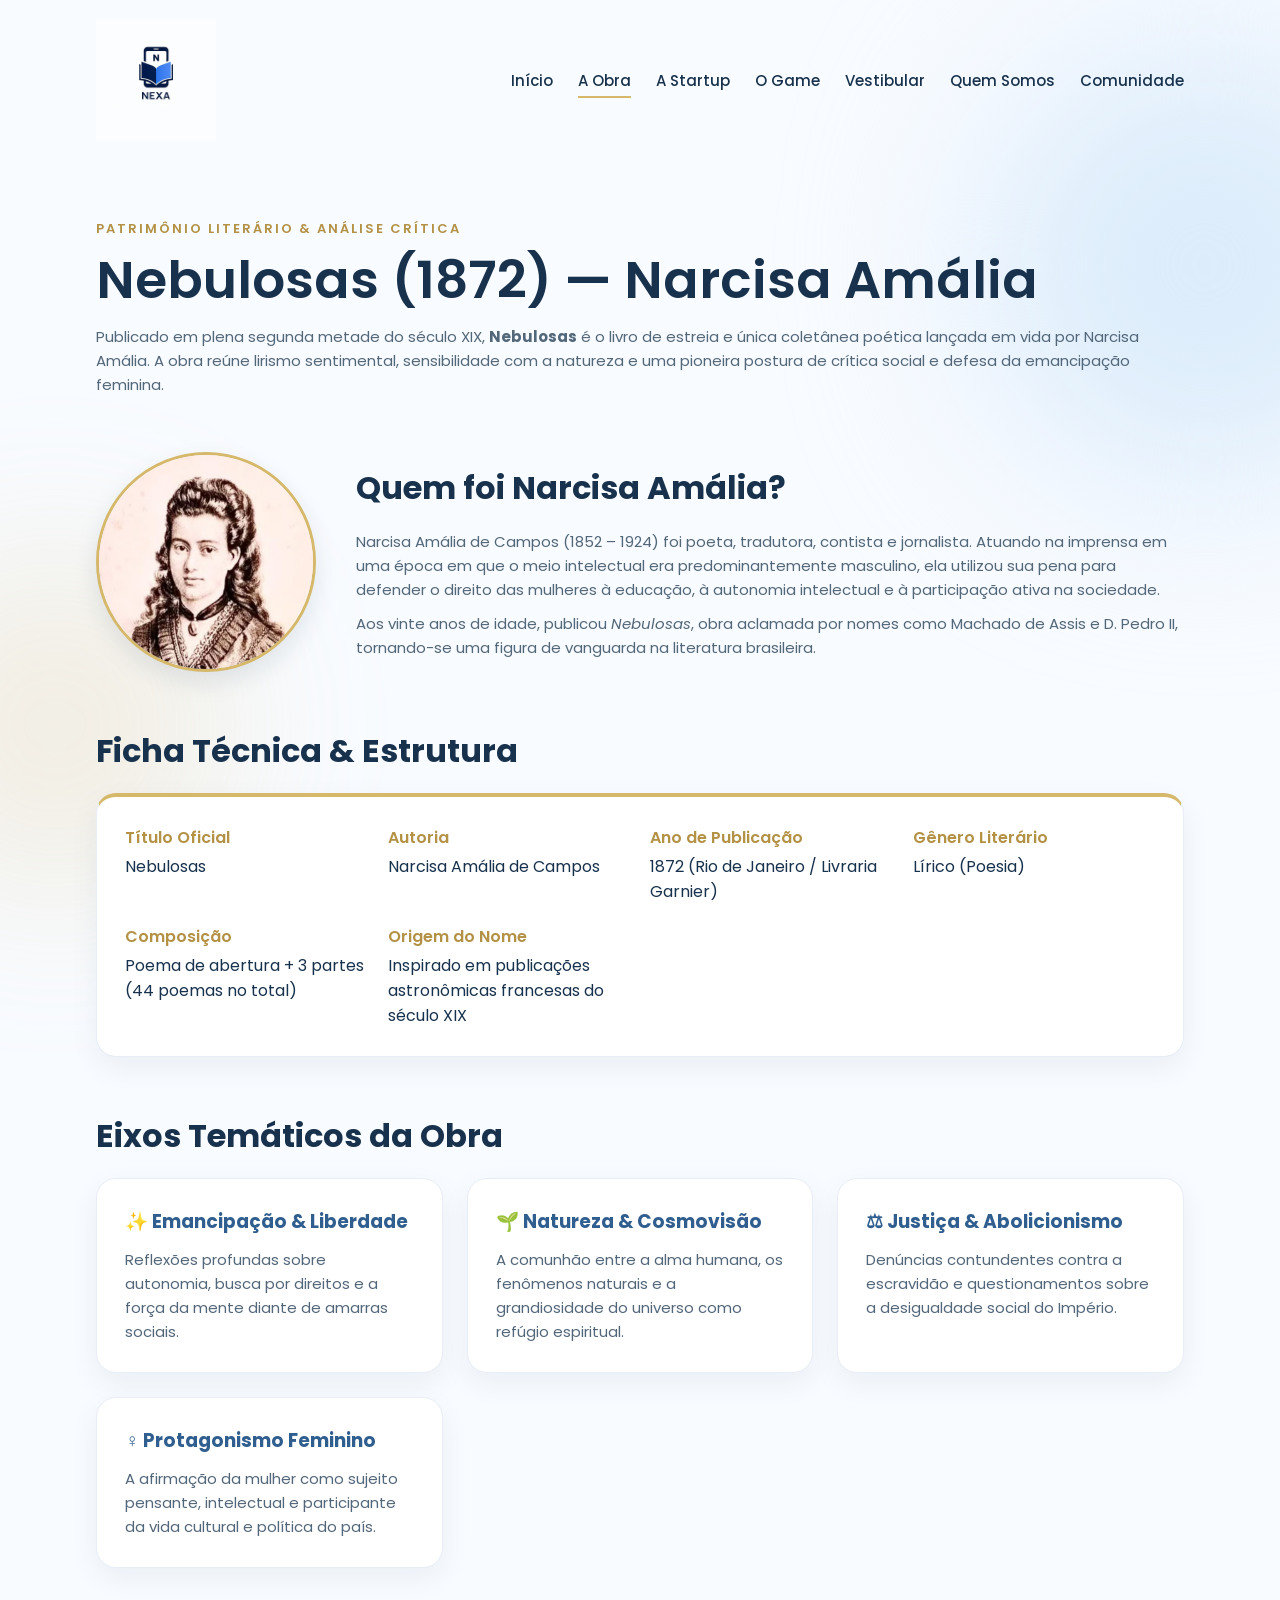
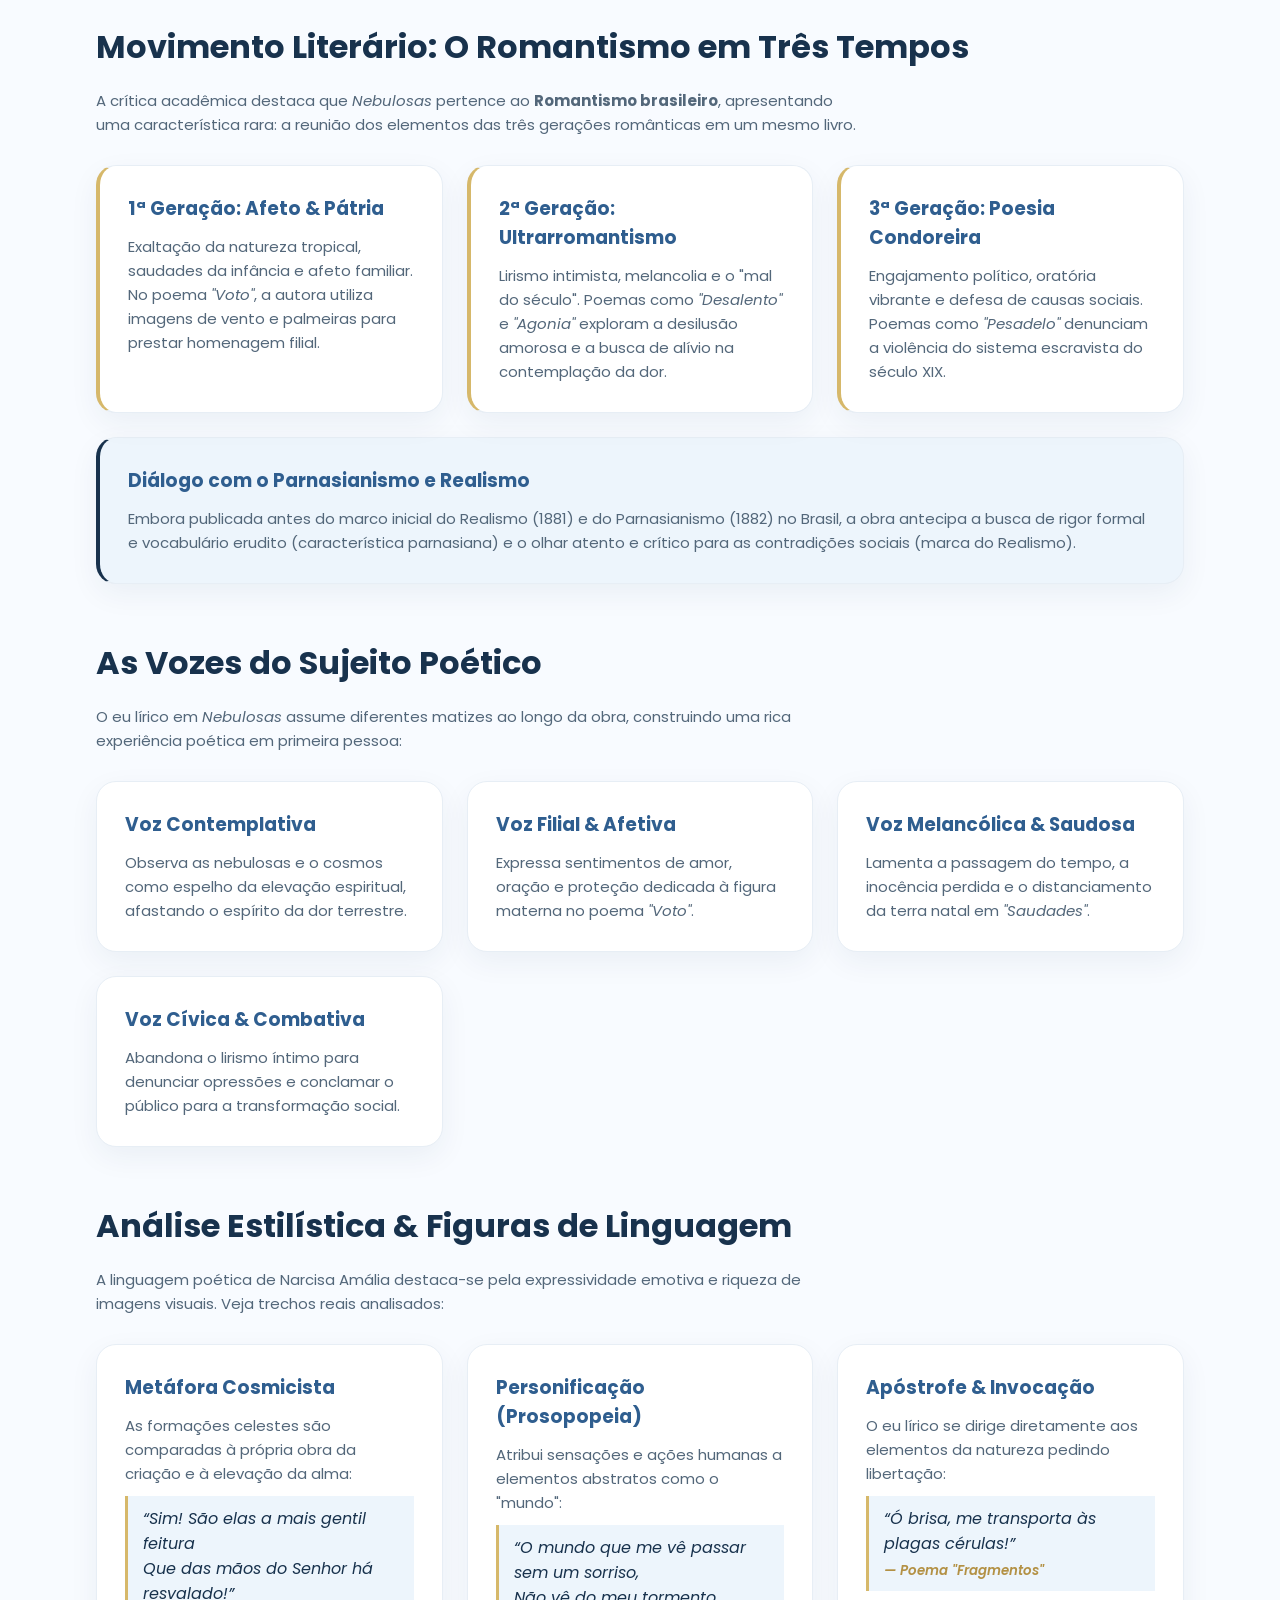
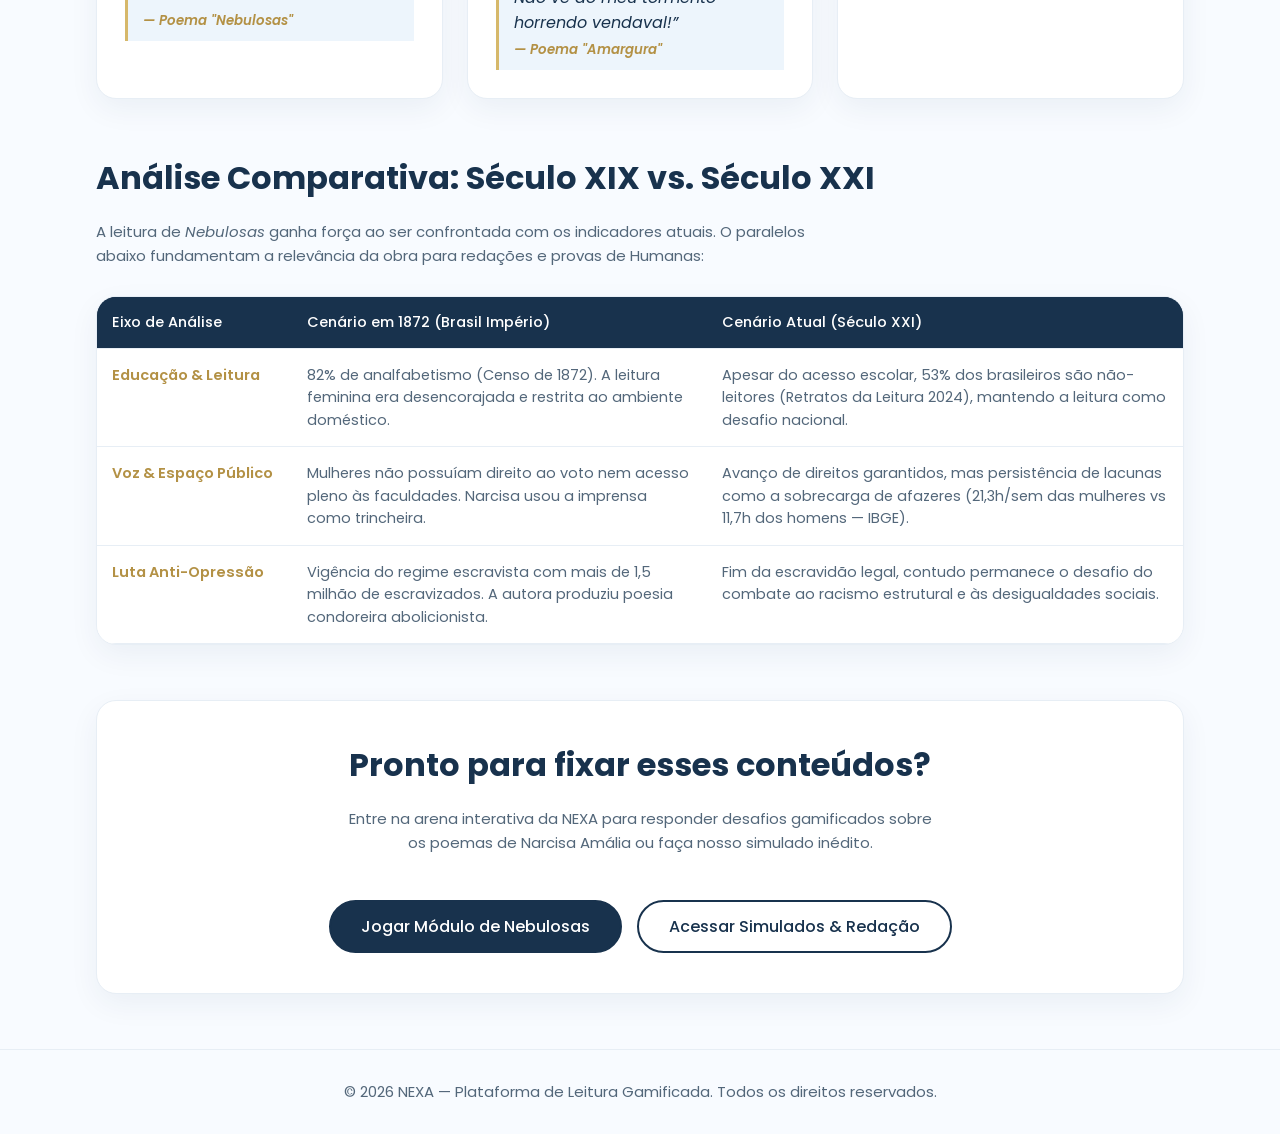
<file: sobre.html>
<!doctype html>
<html lang="pt-BR">
  <head>
    <meta charset="UTF-8" />
    <meta name="viewport" content="width=device-width, initial-scale=1.0" />
    <meta
      name="description"
      content="Análise literária e portal cultural de Nebulosas (1872), de Narcisa Amália: Romantismo em três tempos, vozes do eu lírico, figuras de linguagem e paralelos históricos para vestibulares."
    />
    <title>Nexa | A Obra — Nebulosas (1872)</title>
    <link rel="preconnect" href="https://fonts.googleapis.com" />
    <link rel="preconnect" href="https://fonts.gstatic.com" crossorigin />
    <link
      href="https://fonts.googleapis.com/css2?family=Poppins:wght@400;500;600;700&display=swap"
      rel="stylesheet"
    />
    <link rel="stylesheet" href="style.css" />
  </head>
  <body>
    <a class="skip-link" href="#conteudo">Ir para o conteúdo</a>

    <header>
      <div class="logo">
        <a href="index.html"><img src="imagens/logo.jpeg" alt="Logo NEXA" /></a>
      </div>
      <nav aria-label="Navegação principal">
        <a href="index.html">Início</a>
        <a href="sobre.html" class="ativo" aria-current="page">A Obra</a>
        <a href="projeto.html">A Startup</a>
        <a href="experiencia.html">O Game</a>
        <a href="vestibular.html">Vestibular</a>
        <a href="equipe.html">Quem Somos</a>
        <a href="contato.html">Comunidade</a>
      </nav>
    </header>

    <main id="conteudo">
      <!-- HERO DA PÁGINA -->
      <section class="pagina">
        <span>Patrimônio Literário & Análise Crítica</span>
        <h1>Nebulosas (1872) — Narcisa Amália</h1>
        <p>
          Publicado em plena segunda metade do século XIX,
          <strong>Nebulosas</strong> é o livro de estreia e única coletânea
          poética lançada em vida por Narcisa Amália. A obra reúne lirismo
          sentimental, sensibilidade com a natureza e uma pioneira postura de
          crítica social e defesa da emancipação feminina.
        </p>
      </section>

      <!-- BIOGRAFIA DA AUTORA -->
      <section class="autora">
        <div class="imagem-autora">
          <div class="foto">
            <img
              src="imagens/narcis.avif"
              alt="Retrato histórico de Narcisa Amália"
            />
          </div>
        </div>
        <div class="texto-autora">
          <h2>Quem foi Narcisa Amália?</h2>
          <p>
            Narcisa Amália de Campos (1852 – 1924) foi poeta, tradutora,
            contista e jornalista. Atuando na imprensa em uma época em que o
            meio intelectual era predominantemente masculino, ela utilizou sua
            pena para defender o direito das mulheres à educação, à autonomia
            intelectual e à participação ativa na sociedade.
          </p>
          <p style="margin-top: 10px">
            Aos vinte anos de idade, publicou <em>Nebulosas</em>, obra aclamada
            por nomes como Machado de Assis e D. Pedro II, tornando-se uma
            figura de vanguarda na literatura brasileira.
          </p>
        </div>
      </section>

      <!-- FICHA TÉCNICA -->
      <section class="ficha-obra">
        <h2>Ficha Técnica & Estrutura</h2>
        <div class="box box-ouro">
          <dl
            class="ficha"
            style="
              display: grid;
              grid-template-columns: repeat(auto-fit, minmax(240px, 1fr));
              gap: 20px;
            "
          >
            <div>
              <dt style="font-weight: 600; color: #b39145">Título Oficial</dt>
              <dd style="color: #18324d; margin-top: 4px">Nebulosas</dd>
            </div>
            <div>
              <dt style="font-weight: 600; color: #b39145">Autoria</dt>
              <dd style="color: #18324d; margin-top: 4px">
                Narcisa Amália de Campos
              </dd>
            </div>
            <div>
              <dt style="font-weight: 600; color: #b39145">
                Ano de Publicação
              </dt>
              <dd style="color: #18324d; margin-top: 4px">
                1872 (Rio de Janeiro / Livraria Garnier)
              </dd>
            </div>
            <div>
              <dt style="font-weight: 600; color: #b39145">Gênero Literário</dt>
              <dd style="color: #18324d; margin-top: 4px">Lírico (Poesia)</dd>
            </div>
            <div>
              <dt style="font-weight: 600; color: #b39145">Composição</dt>
              <dd style="color: #18324d; margin-top: 4px">
                Poema de abertura + 3 partes (44 poemas no total)
              </dd>
            </div>
            <div>
              <dt style="font-weight: 600; color: #b39145">Origem do Nome</dt>
              <dd style="color: #18324d; margin-top: 4px">
                Inspirado em publicações astronômicas francesas do século XIX
              </dd>
            </div>
          </dl>
        </div>
      </section>

      <!-- TEMAS CENTRAIS -->
      <section class="temas">
        <h2>Eixos Temáticos da Obra</h2>
        <div class="cards-temas">
          <article class="card">
            <h3>✨ Emancipação & Liberdade</h3>
            <p>
              Reflexões profundas sobre autonomia, busca por direitos e a força
              da mente diante de amarras sociais.
            </p>
          </article>
          <article class="card">
            <h3>🌱 Natureza & Cosmovisão</h3>
            <p>
              A comunhão entre a alma humana, os fenômenos naturais e a
              grandiosidade do universo como refúgio espiritual.
            </p>
          </article>
          <article class="card">
            <h3>⚖ Justiça & Abolicionismo</h3>
            <p>
              Denúncias contundentes contra a escravidão e questionamentos sobre
              a desigualdade social do Império.
            </p>
          </article>
          <article class="card">
            <h3>♀ Protagonismo Feminino</h3>
            <p>
              A afirmação da mulher como sujeito pensante, intelectual e
              participante da vida cultural e política do país.
            </p>
          </article>
        </div>
      </section>

      <!-- MOVIMENTO LITERÁRIO -->
      <section id="movimento">
        <h2>Movimento Literário: O Romantismo em Três Tempos</h2>
        <p class="intro-secao">
          A crítica acadêmica destaca que <em>Nebulosas</em> pertence ao
          <strong>Romantismo brasileiro</strong>, apresentando uma
          característica rara: a reunião dos elementos das três gerações
          românticas em um mesmo livro.
        </p>

        <div class="fases" style="margin-top: 24px">
          <div class="fase">
            <h3>1ª Geração: Afeto & Pátria</h3>
            <p>
              Exaltação da natureza tropical, saudades da infância e afeto
              familiar. No poema <em>"Voto"</em>, a autora utiliza imagens de
              vento e palmeiras para prestar homenagem filial.
            </p>
          </div>
          <div class="fase">
            <h3>2ª Geração: Ultrarromantismo</h3>
            <p>
              Lirismo intimista, melancolia e o "mal do século". Poemas como
              <em>"Desalento"</em> e <em>"Agonia"</em> exploram a desilusão
              amorosa e a busca de alívio na contemplação da dor.
            </p>
          </div>
          <div class="fase">
            <h3>3ª Geração: Poesia Condoreira</h3>
            <p>
              Engajamento político, oratória vibrante e defesa de causas
              sociais. Poemas como <em>"Pesadelo"</em> denunciam a violência do
              sistema escravista do século XIX.
            </p>
          </div>
        </div>

        <div
          class="box"
          style="
            margin-top: 24px;
            background: #edf5fc;
            border-left: 4px solid #18324d;
          "
        >
          <h3>Diálogo com o Parnasianismo e Realismo</h3>
          <p>
            Embora publicada antes do marco inicial do Realismo (1881) e do
            Parnasianismo (1882) no Brasil, a obra antecipa a busca de rigor
            formal e vocabulário erudito (característica parnasiana) e o olhar
            atento e crítico para as contradições sociais (marca do Realismo).
          </p>
        </div>
      </section>

      <!-- AS VOZES POÉTICAS -->
      <section id="vozes">
        <h2>As Vozes do Sujeito Poético</h2>
        <p class="intro-secao">
          O eu lírico em <em>Nebulosas</em> assume diferentes matizes ao longo
          da obra, construindo uma rica experiência poética em primeira pessoa:
        </p>

        <div
          class="cards"
          style="grid-template-columns: repeat(auto-fit, minmax(280px, 1fr))"
        >
          <article class="card">
            <h3>Voz Contemplativa</h3>
            <p>
              Observa as nebulosas e o cosmos como espelho da elevação
              espiritual, afastando o espírito da dor terrestre.
            </p>
          </article>
          <article class="card">
            <h3>Voz Filial & Afetiva</h3>
            <p>
              Expressa sentimentos de amor, oração e proteção dedicada à figura
              materna no poema <em>"Voto"</em>.
            </p>
          </article>
          <article class="card">
            <h3>Voz Melancólica & Saudosa</h3>
            <p>
              Lamenta a passagem do tempo, a inocência perdida e o
              distanciamento da terra natal em <em>"Saudades"</em>.
            </p>
          </article>
          <article class="card">
            <h3>Voz Cívica & Combativa</h3>
            <p>
              Abandona o lirismo íntimo para denunciar opressões e conclamar o
              público para a transformação social.
            </p>
          </article>
        </div>
      </section>

      <!-- FIGURAS DE LINGUAGEM COM VERSOS AUTÊNTICOS -->
      <section id="linguagem">
        <h2>Análise Estilística & Figuras de Linguagem</h2>
        <p class="intro-secao">
          A linguagem poética de Narcisa Amália destaca-se pela expressividade
          emotiva e riqueza de imagens visuais. Veja trechos reais analisados:
        </p>

        <div
          class="cards"
          style="grid-template-columns: repeat(auto-fit, minmax(300px, 1fr))"
        >
          <article class="card">
            <h3>Metáfora Cosmicista</h3>
            <p>
              As formações celestes são comparadas à própria obra da criação e à
              elevação da alma:
            </p>
            <blockquote
              style="
                background: #edf5fc;
                border-left: 3px solid #d6b86a;
                padding: 10px 15px;
                margin-top: 10px;
                font-style: italic;
                color: #18324d;
              "
            >
              “Sim! São elas a mais gentil feitura<br />Que das mãos do Senhor
              há resvalado!”
              <small
                style="
                  display: block;
                  margin-top: 5px;
                  color: #b39145;
                  font-weight: 600;
                "
                >— Poema "Nebulosas"</small
              >
            </blockquote>
          </article>

          <article class="card">
            <h3>Personificação (Prosopopeia)</h3>
            <p>
              Atribui sensações e ações humanas a elementos abstratos como o
              "mundo":
            </p>
            <blockquote
              style="
                background: #edf5fc;
                border-left: 3px solid #d6b86a;
                padding: 10px 15px;
                margin-top: 10px;
                font-style: italic;
                color: #18324d;
              "
            >
              “O mundo que me vê passar sem um sorriso,<br />Não vê do meu
              tormento horrendo vendaval!”
              <small
                style="
                  display: block;
                  margin-top: 5px;
                  color: #b39145;
                  font-weight: 600;
                "
                >— Poema "Amargura"</small
              >
            </blockquote>
          </article>

          <article class="card">
            <h3>Apóstrofe & Invocação</h3>
            <p>
              O eu lírico se dirige diretamente aos elementos da natureza
              pedindo libertação:
            </p>
            <blockquote
              style="
                background: #edf5fc;
                border-left: 3px solid #d6b86a;
                padding: 10px 15px;
                margin-top: 10px;
                font-style: italic;
                color: #18324d;
              "
            >
              “Ó brisa, me transporta às plagas cérulas!”
              <small
                style="
                  display: block;
                  margin-top: 5px;
                  color: #b39145;
                  font-weight: 600;
                "
                >— Poema "Fragmentos"</small
              >
            </blockquote>
          </article>
        </div>
      </section>

      <!-- TABELA COMPARATIVA HISTÓRICA -->
      <section id="comparativo">
        <h2>Análise Comparativa: Século XIX vs. Século XXI</h2>
        <p class="intro-secao">
          A leitura de <em>Nebulosas</em> ganha força ao ser confrontada com os
          indicadores atuais. O paralelos abaixo fundamentam a relevância da
          obra para redações e provas de Humanas:
        </p>

        <div class="tabela-wrap" style="overflow-x: auto; margin-top: 20px">
          <table
            class="tabela"
            style="
              width: 100%;
              border-collapse: collapse;
              background: white;
              border-radius: 12px;
              overflow: hidden;
              box-shadow: 0 5px 20px rgba(0, 0, 0, 0.05);
            "
          >
            <thead>
              <tr style="background: #18324d; color: white">
                <th style="padding: 15px; text-align: left">Eixo de Análise</th>
                <th style="padding: 15px; text-align: left">
                  Cenário em 1872 (Brasil Império)
                </th>
                <th style="padding: 15px; text-align: left">
                  Cenário Atual (Século XXI)
                </th>
              </tr>
            </thead>
            <tbody>
              <tr style="border-bottom: 1px solid #e7eef5">
                <td style="padding: 15px; font-weight: 600; color: #b39145">
                  Educação & Leitura
                </td>
                <td style="padding: 15px; color: #53677a">
                  82% de analfabetismo (Censo de 1872). A leitura feminina era
                  desencorajada e restrita ao ambiente doméstico.
                </td>
                <td style="padding: 15px; color: #53677a">
                  Apesar do acesso escolar, 53% dos brasileiros são não-leitores
                  (Retratos da Leitura 2024), mantendo a leitura como desafio
                  nacional.
                </td>
              </tr>
              <tr style="border-bottom: 1px solid #e7eef5">
                <td style="padding: 15px; font-weight: 600; color: #b39145">
                  Voz & Espaço Público
                </td>
                <td style="padding: 15px; color: #53677a">
                  Mulheres não possuíam direito ao voto nem acesso pleno às
                  faculdades. Narcisa usou a imprensa como trincheira.
                </td>
                <td style="padding: 15px; color: #53677a">
                  Avanço de direitos garantidos, mas persistência de lacunas
                  como a sobrecarga de afazeres (21,3h/sem das mulheres vs 11,7h
                  dos homens — IBGE).
                </td>
              </tr>
              <tr style="border-bottom: 1px solid #e7eef5">
                <td style="padding: 15px; font-weight: 600; color: #b39145">
                  Luta Anti-Opressão
                </td>
                <td style="padding: 15px; color: #53677a">
                  Vigência do regime escravista com mais de 1,5 milhão de
                  escravizados. A autora produziu poesia condoreira
                  abolicionista.
                </td>
                <td style="padding: 15px; color: #53677a">
                  Fim da escravidão legal, contudo permanece o desafio do
                  combate ao racismo estrutural e às desigualdades sociais.
                </td>
              </tr>
            </tbody>
          </table>
        </div>
      </section>

      <!-- CALL TO ACTION DE CONTINUIDADE -->
      <section
        class="box"
        style="
          text-align: center;
          background: white;
          padding: 40px;
          margin-top: 40px;
        "
      >
        <h2>Pronto para fixar esses conteúdos?</h2>
        <p style="max-width: 600px; margin: 10px auto 20px auto">
          Entre na arena interativa da NEXA para responder desafios gamificados
          sobre os poemas de Narcisa Amália ou faça nosso simulado inédito.
        </p>
        <div
          style="
            display: flex;
            gap: 15px;
            justify-content: center;
            flex-wrap: wrap;
          "
        >
          <a href="experiencia.html" class="botao">Jogar Módulo de Nebulosas</a>
          <a
            href="vestibular.html"
            class="botao"
            style="
              background: transparent;
              color: #18324d;
              border: 2px solid #18324d;
            "
            >Acessar Simulados & Redação</a
          >
        </div>
      </section>
    </main>

    <footer>
      <p>
        &copy; 2026 NEXA — Plataforma de Leitura Gamificada. Todos os direitos
        reservados.
      </p>
    </footer>
  </body>
</html>
</file>
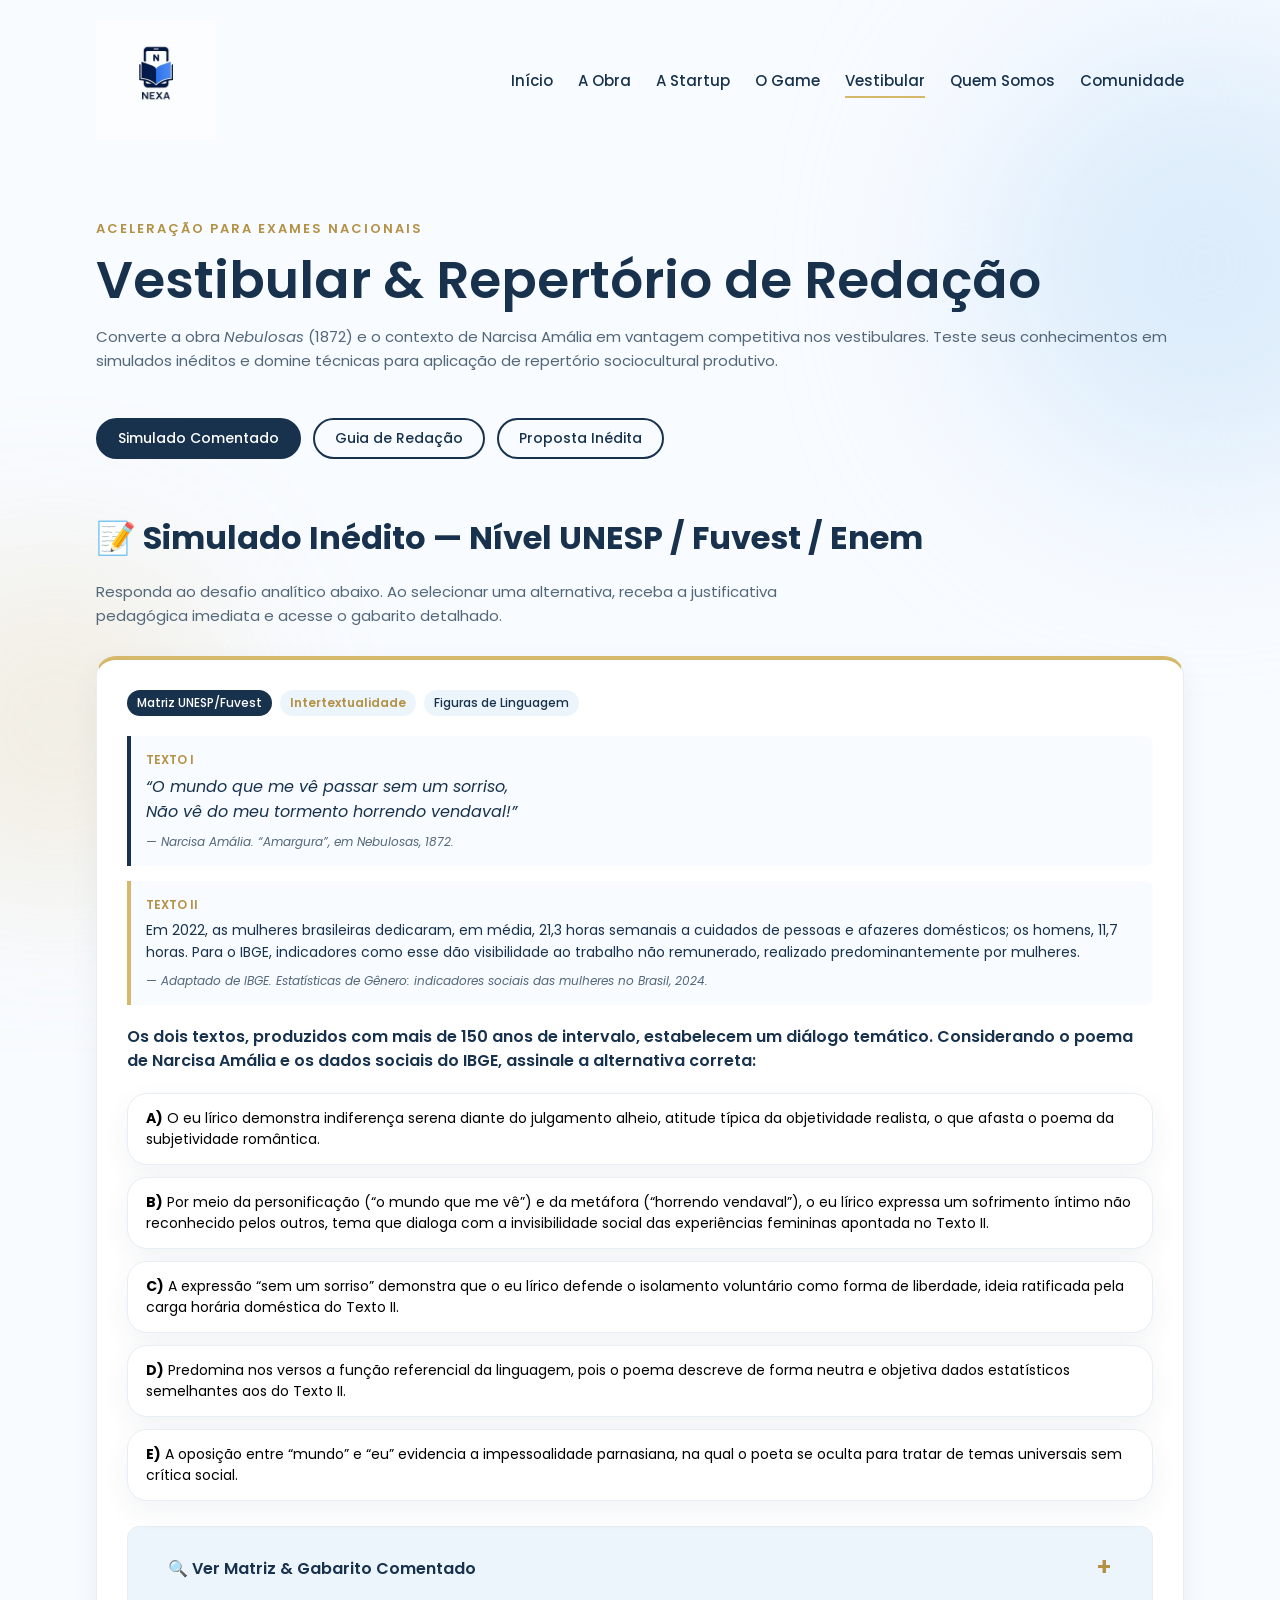
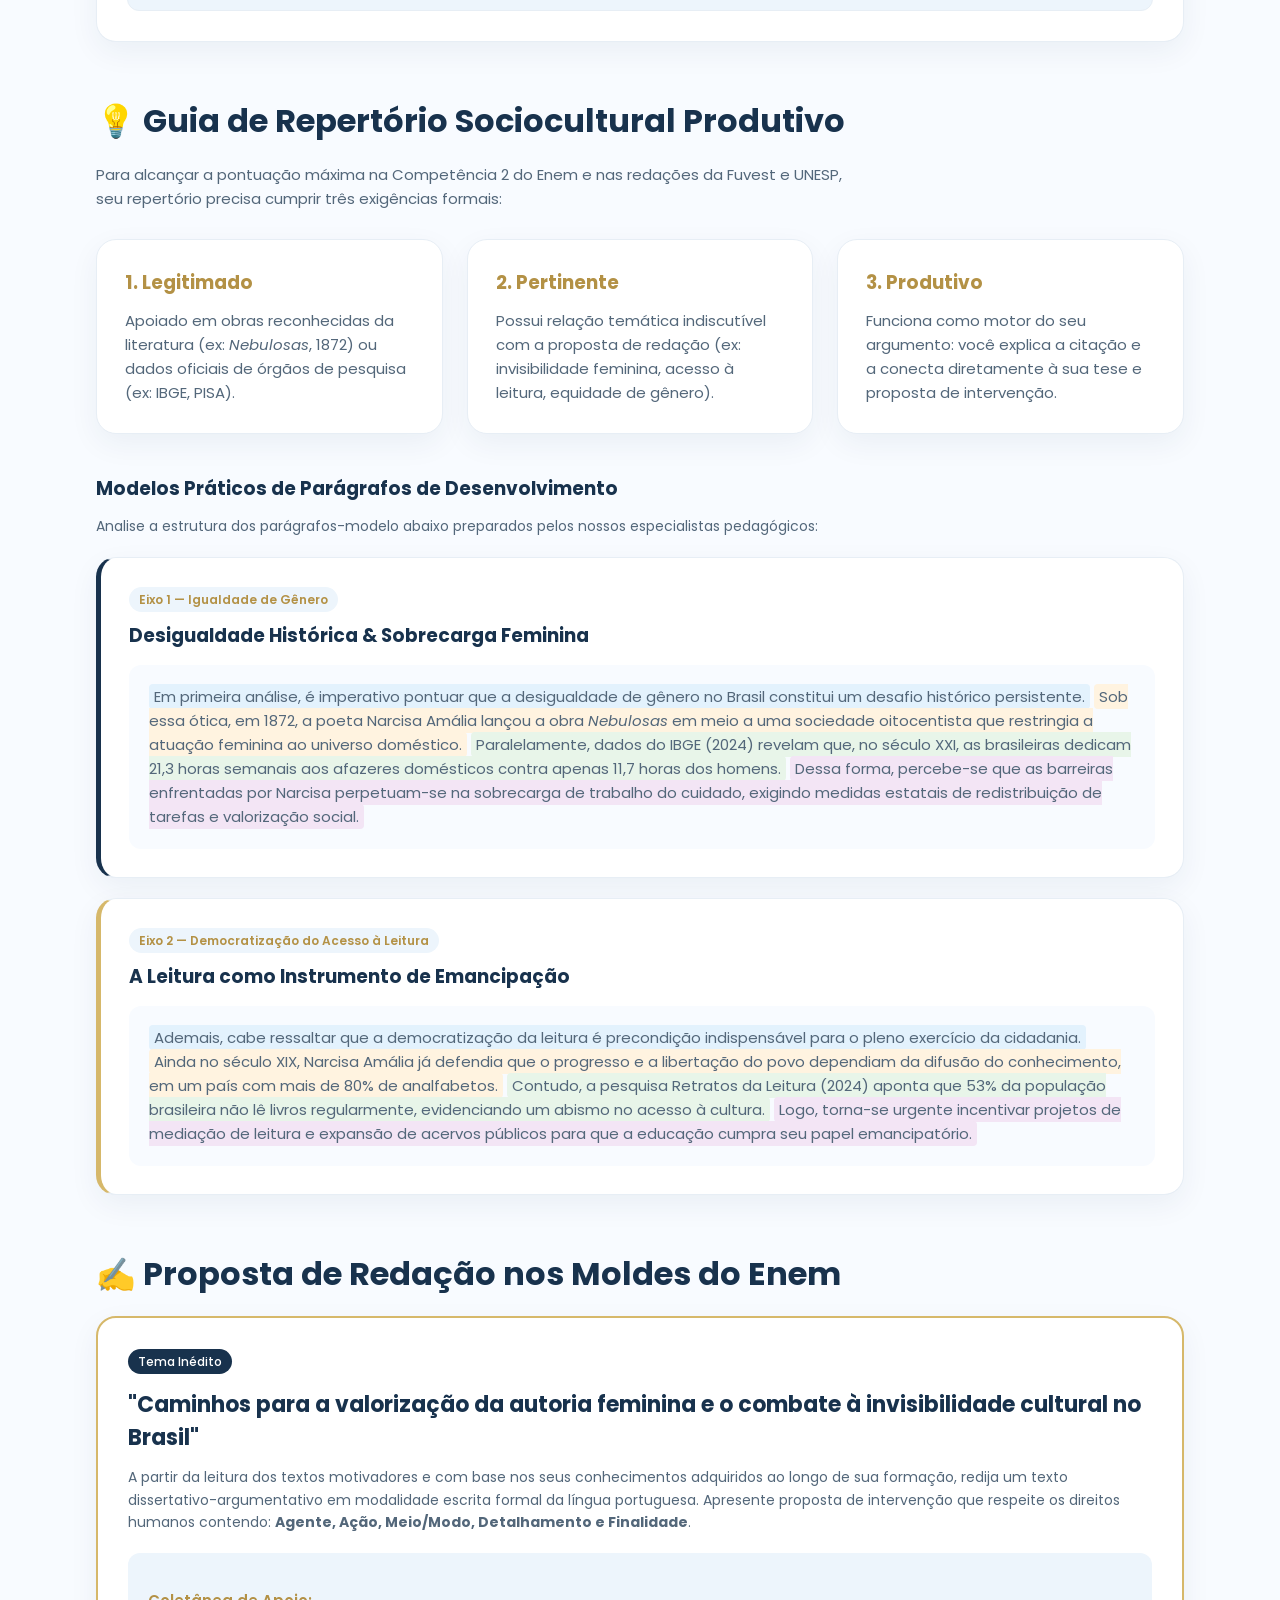
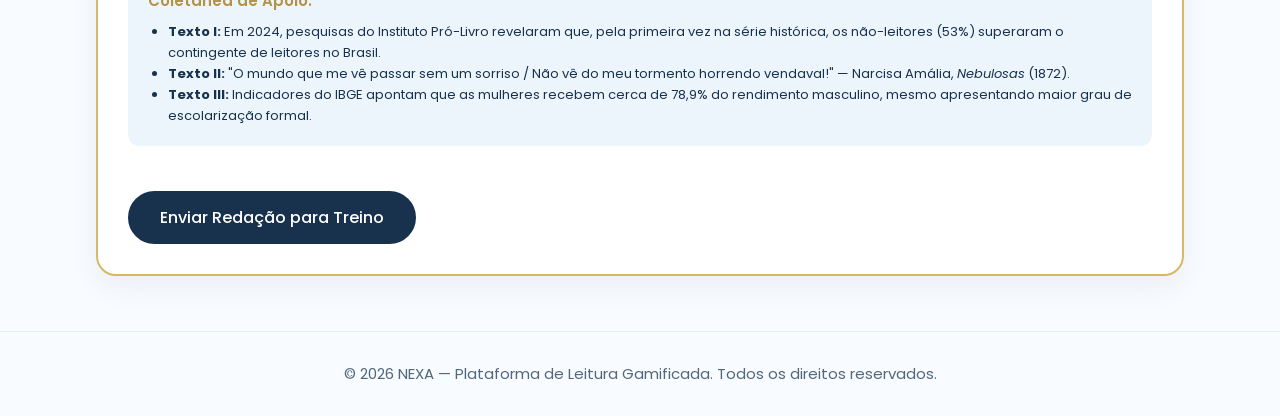
<file: vestibular.html>
<!doctype html>
<html lang="pt-BR">
  <head>
    <meta charset="UTF-8" />
    <meta name="viewport" content="width=device-width, initial-scale=1.0" />
    <meta
      name="description"
      content="Central de Vestibulares NEXA: Simulados inéditos, questões comentadas UNESP/Fuvest/Enem sobre Narcisa Amália e Guia Prático de Repertório Sociocultural para Redação."
    />
    <title>Nexa | Central do Vestibulando & Redação</title>
    <link rel="preconnect" href="https://fonts.googleapis.com" />
    <link rel="preconnect" href="https://fonts.gstatic.com" crossorigin />
    <link
      href="https://fonts.googleapis.com/css2?family=Poppins:wght@400;500;600;700&display=swap"
      rel="stylesheet"
    />
    <link rel="stylesheet" href="style.css" />
  </head>
  <body>
    <a class="skip-link" href="#conteudo">Ir para o conteúdo</a>

    <header>
      <div class="logo">
        <a href="index.html"><img src="imagens/logo.jpeg" alt="Logo NEXA" /></a>
      </div>
      <nav aria-label="Navegação principal">
        <a href="index.html">Início</a>
        <a href="sobre.html">A Obra</a>
        <a href="projeto.html">A Startup</a>
        <a href="experiencia.html">O Game</a>
        <a href="vestibular.html" class="ativo" aria-current="page"
          >Vestibular</a
        >
        <a href="equipe.html">Quem Somos</a>
        <a href="contato.html">Comunidade</a>
      </nav>
    </header>

    <main id="conteudo">
      <!-- HERO DA PÁGINA -->
      <section class="pagina">
        <span>Aceleração para Exames Nacionais</span>
        <h1>Vestibular & Repertório de Redação</h1>
        <p>
          Converte a obra <em>Nebulosas</em> (1872) e o contexto de Narcisa
          Amália em vantagem competitiva nos vestibulares. Teste seus
          conhecimentos em simulados inéditos e domine técnicas para aplicação
          de repertório sociocultural produtivo.
        </p>

        <div
          style="display: flex; gap: 12px; flex-wrap: wrap; margin-top: 20px"
        >
          <a
            href="#questao"
            class="botao"
            style="padding: 8px 20px; font-size: 14px"
            >Simulado Comentado</a
          >
          <a
            href="#repertorio"
            class="botao"
            style="
              padding: 8px 20px;
              font-size: 14px;
              background: transparent;
              color: #18324d;
              border: 2px solid #18324d;
            "
            >Guia de Redação</a
          >
          <a
            href="#proposta"
            class="botao"
            style="
              padding: 8px 20px;
              font-size: 14px;
              background: transparent;
              color: #18324d;
              border: 2px solid #18324d;
            "
            >Proposta Inédita</a
          >
        </div>
      </section>

      <!-- QUESTÃO SIMULADA INTERATIVA -->
      <section id="questao">
        <h2>📝 Simulado Inédito — Nível UNESP / Fuvest / Enem</h2>
        <p class="intro-secao">
          Responda ao desafio analítico abaixo. Ao selecionar uma alternativa,
          receba a justificativa pedagógica imediata e acesse o gabarito
          detalhado.
        </p>

        <div class="card" style="border-top: 4px solid #d6b86a; padding: 30px">
          <div
            style="
              display: flex;
              gap: 8px;
              flex-wrap: wrap;
              margin-bottom: 20px;
            "
          >
            <span
              style="
                font-size: 12px;
                background: #18324d;
                color: white;
                padding: 4px 10px;
                border-radius: 20px;
                font-weight: 500;
              "
              >Matriz UNESP/Fuvest</span
            >
            <span
              style="
                font-size: 12px;
                background: #edf5fc;
                color: #b39145;
                padding: 4px 10px;
                border-radius: 20px;
                font-weight: 600;
              "
              >Intertextualidade</span
            >
            <span
              style="
                font-size: 12px;
                background: #edf5fc;
                color: #18324d;
                padding: 4px 10px;
                border-radius: 20px;
                font-weight: 500;
              "
              >Figuras de Linguagem</span
            >
          </div>

          <!-- TEXTO I -->
          <div
            style="
              background: #f8fbff;
              border-left: 4px solid #18324d;
              padding: 15px;
              margin-bottom: 15px;
              border-radius: 0 8px 8px 0;
            "
          >
            <span
              style="
                font-size: 12px;
                text-transform: uppercase;
                color: #b39145;
                font-weight: 600;
                display: block;
                margin-bottom: 5px;
              "
              >Texto I</span
            >
            <blockquote
              style="
                font-style: italic;
                color: #18324d;
                margin: 0;
                line-height: 1.6;
              "
            >
              “O mundo que me vê passar sem um sorriso,<br />
              Não vê do meu tormento horrendo vendaval!”
            </blockquote>
            <cite
              style="
                display: block;
                margin-top: 8px;
                font-size: 12px;
                color: #53677a;
              "
              >— Narcisa Amália. “Amargura”, em <em>Nebulosas</em>, 1872.</cite
            >
          </div>

          <!-- TEXTO II -->
          <div
            style="
              background: #f8fbff;
              border-left: 4px solid #d6b86a;
              padding: 15px;
              margin-bottom: 20px;
              border-radius: 0 8px 8px 0;
            "
          >
            <span
              style="
                font-size: 12px;
                text-transform: uppercase;
                color: #b39145;
                font-weight: 600;
                display: block;
                margin-bottom: 5px;
              "
              >Texto II</span
            >
            <p
              style="
                font-size: 14px;
                color: #18324d;
                margin: 0;
                line-height: 1.6;
              "
            >
              Em 2022, as mulheres brasileiras dedicaram, em média, 21,3 horas
              semanais a cuidados de pessoas e afazeres domésticos; os homens,
              11,7 horas. Para o IBGE, indicadores como esse dão visibilidade ao
              trabalho não remunerado, realizado predominantemente por mulheres.
            </p>
            <cite
              style="
                display: block;
                margin-top: 8px;
                font-size: 12px;
                color: #53677a;
              "
              >— Adaptado de IBGE.
              <em
                >Estatísticas de Gênero: indicadores sociais das mulheres no
                Brasil</em
              >, 2024.</cite
            >
          </div>

          <p
            id="enunciado-q1"
            style="
              font-weight: 600;
              color: #18324d;
              font-size: 16px;
              margin-bottom: 20px;
              line-height: 1.5;
            "
          >
            Os dois textos, produzidos com mais de 150 anos de intervalo,
            estabelecem um diálogo temático. Considerando o poema de Narcisa
            Amália e os dados sociais do IBGE, assinale a alternativa correta:
          </p>

          <div data-quiz>
            <div
              class="alternativas"
              style="display: flex; flex-direction: column; gap: 12px"
              role="group"
              aria-labelledby="enunciado-q1"
            >
              <button
                type="button"
                class="card"
                style="
                  text-align: left;
                  cursor: pointer;
                  padding: 14px 18px;
                  font-size: 14px;
                  transition: 0.2s;
                "
                data-feedback="Incorreto. O verso expressa sofrimento e queixa, traços do lirismo romântico, e não a serenidade ou objetividade do Realismo."
              >
                <strong>A)</strong> O eu lírico demonstra indiferença serena
                diante do julgamento alheio, atitude típica da objetividade
                realista, o que afasta o poema da subjetividade romântica.
              </button>

              <button
                type="button"
                class="card"
                style="
                  text-align: left;
                  cursor: pointer;
                  padding: 14px 18px;
                  font-size: 14px;
                  transition: 0.2s;
                "
                data-correta
                data-feedback="Excelente! A personificação ('o mundo vê') e a metáfora ('horrendo vendaval') expressam uma dor íntima não reconhecida, estabelecendo analogia com a invisibilidade do trabalho feminino apontada no Texto II."
              >
                <strong>B)</strong> Por meio da personificação (“o mundo que me
                vê”) e da metáfora (“horrendo vendaval”), o eu lírico expressa
                um sofrimento íntimo não reconhecido pelos outros, tema que
                dialoga com a invisibilidade social das experiências femininas
                apontada no Texto II.
              </button>

              <button
                type="button"
                class="card"
                style="
                  text-align: left;
                  cursor: pointer;
                  padding: 14px 18px;
                  font-size: 14px;
                  transition: 0.2s;
                "
                data-feedback="Incorreto. 'Sem um sorriso' qualifica a frieza do mundo externo, não uma opção voluntária de isolamento do eu lírico."
              >
                <strong>C)</strong> A expressão “sem um sorriso” demonstra que o
                eu lírico defende o isolamento voluntário como forma de
                liberdade, ideia ratificada pela carga horária doméstica do
                Texto II.
              </button>

              <button
                type="button"
                class="card"
                style="
                  text-align: left;
                  cursor: pointer;
                  padding: 14px 18px;
                  font-size: 14px;
                  transition: 0.2s;
                "
                data-feedback="Incorreto. No poema predomina a função emotiva e poética. A função referencial (neutra/informativa) é própria do texto estatístico do IBGE."
              >
                <strong>D)</strong> Predomina nos versos a função referencial da
                linguagem, pois o poema descreve de forma neutra e objetiva
                dados estatísticos semelhantes aos do Texto II.
              </button>

              <button
                type="button"
                class="card"
                style="
                  text-align: left;
                  cursor: pointer;
                  padding: 14px 18px;
                  font-size: 14px;
                  transition: 0.2s;
                "
                data-feedback="Incorreto. A impessoalidade é marca parnasiana. O poema é profundamente marcado pela 1ª pessoa ('me', 'meu') e pelo tom emotivo."
              >
                <strong>E)</strong> A oposição entre “mundo” e “eu” evidencia a
                impessoalidade parnasiana, na qual o poeta se oculta para tratar
                de temas universais sem crítica social.
              </button>
            </div>

            <div
              class="feedback"
              style="
                display: none;
                margin-top: 15px;
                padding: 15px;
                border-radius: 10px;
                font-size: 14px;
              "
              role="status"
              aria-live="polite"
              hidden
            ></div>
            <button
              type="button"
              class="btn-reiniciar botao"
              style="margin-top: 15px"
              hidden
            >
              Tentar Novamente
            </button>
          </div>

          <!-- GABARITO COMENTADO EXPANSÍVEL -->
          <details
            class="gabarito"
            style="
              margin-top: 25px;
              background: #edf5fc;
              border-radius: 12px;
              padding: 15px 20px;
            "
          >
            <summary style="font-weight: 600; color: #18324d; cursor: pointer">
              🔍 Ver Matriz & Gabarito Comentado
            </summary>
            <div
              class="gabarito-corpo"
              style="
                margin-top: 15px;
                color: #18324d;
                font-size: 14px;
                line-height: 1.6;
              "
            >
              <p><strong>Gabarito Oficial: Alternativa B.</strong></p>
              <ul style="margin-left: 20px; margin-bottom: 15px">
                <li>
                  <strong>Gabarito B (Correto):</strong> O Texto I utiliza
                  personificação (atribuição de visão/frieza ao mundo) e
                  metáfora (vendaval interior) para expressar um sentimento de
                  dor que a sociedade ignora. O Texto II trata da invisibilidade
                  do trabalho do cuidado. A relação estabelecida entre os textos
                  é de <em>analogia temática</em> acerca do não reconhecimento
                  social.
                </li>
                <li>
                  <strong>Distritores A, C, D e E:</strong> Confundem as
                  estéticas (Parnasianismo/Realismo vs Romantismo) e erram a
                  classificação das funções da linguagem.
                </li>
              </ul>
              <h4 style="color: #b39145; margin-bottom: 5px">
                Habilidades da Matriz de Referência Evaluadas:
              </h4>
              <p style="margin: 0">
                H3 — Relacionar informações de diferentes linguagens e
                suportes.<br />
                H16 — Reconhecer recursos estilísticos e figuras de linguagem em
                textos poéticos.
              </p>
            </div>
          </details>
        </div>
      </section>

      <!-- GUIA DE REPERTÓRIO SOCIOCULTURAL -->
      <section id="repertorio">
        <h2>💡 Guia de Repertório Sociocultural Produtivo</h2>
        <p class="intro-secao">
          Para alcançar a pontuação máxima na Competência 2 do Enem e nas
          redações da Fuvest e UNESP, seu repertório precisa cumprir três
          exigências formais:
        </p>

        <div
          class="cards"
          style="grid-template-columns: repeat(auto-fit, minmax(220px, 1fr))"
        >
          <article class="card">
            <h3 style="color: #b39145">1. Legitimado</h3>
            <p>
              Apoiado em obras reconhecidas da literatura (ex:
              <em>Nebulosas</em>, 1872) ou dados oficiais de órgãos de pesquisa
              (ex: IBGE, PISA).
            </p>
          </article>
          <article class="card">
            <h3 style="color: #b39145">2. Pertinente</h3>
            <p>
              Possui relação temática indiscutível com a proposta de redação
              (ex: invisibilidade feminina, acesso à leitura, equidade de
              gênero).
            </p>
          </article>
          <article class="card">
            <h3 style="color: #b39145">3. Produtivo</h3>
            <p>
              Funciona como motor do seu argumento: você explica a citação e a
              conecta diretamente à sua tese e proposta de intervenção.
            </p>
          </article>
        </div>

        <h3 style="margin-top: 40px; color: #18324d">
          Modelos Práticos de Parágrafos de Desenvolvimento
        </h3>
        <p style="font-size: 14px; color: #53677a">
          Analise a estrutura dos parágrafos-modelo abaixo preparados pelos
          nossos especialistas pedagógicos:
        </p>

        <!-- EIXO 1 -->
        <article
          class="card"
          style="margin-top: 20px; border-left: 5px solid #18324d"
        >
          <span
            style="
              font-size: 12px;
              background: #edf5fc;
              color: #b39145;
              padding: 4px 10px;
              border-radius: 20px;
              font-weight: 600;
            "
            >Eixo 1 — Igualdade de Gênero</span
          >
          <h3 style="margin-top: 10px; color: #18324d">
            Desigualdade Histórica & Sobrecarga Feminina
          </h3>

          <div
            style="
              background: #f8fbff;
              padding: 20px;
              border-radius: 12px;
              margin-top: 15px;
              font-size: 14px;
              line-height: 1.8;
              color: #18324d;
            "
          >
            <p style="margin: 0">
              <span
                style="
                  background: #e3f2fd;
                  padding: 2px 5px;
                  border-radius: 4px;
                "
                title="Tese"
                >Em primeira análise, é imperativo pontuar que a desigualdade de
                gênero no Brasil constitui um desafio histórico
                persistente.</span
              >
              <span
                style="
                  background: #fff3e0;
                  padding: 2px 5px;
                  border-radius: 4px;
                "
                title="Repertório Literário"
                >Sob essa ótica, em 1872, a poeta Narcisa Amália lançou a obra
                <em>Nebulosas</em> em meio a uma sociedade oitocentista que
                restringia a atuação feminina ao universo doméstico.</span
              >
              <span
                style="
                  background: #e8f5e9;
                  padding: 2px 5px;
                  border-radius: 4px;
                "
                title="Dado Estatístico"
                >Paralelamente, dados do IBGE (2024) revelam que, no século XXI,
                as brasileiras dedicam 21,3 horas semanais aos afazeres
                domésticos contra apenas 11,7 horas dos homens.</span
              >
              <span
                style="
                  background: #f3e5f5;
                  padding: 2px 5px;
                  border-radius: 4px;
                "
                title="Conexão com a Tese"
                >Dessa forma, percebe-se que as barreiras enfrentadas por
                Narcisa perpetuam-se na sobrecarga de trabalho do cuidado,
                exigindo medidas estatais de redistribuição de tarefas e
                valorização social.</span
              >
            </p>
          </div>
        </article>

        <!-- EIXO 2 -->
        <article
          class="card"
          style="margin-top: 20px; border-left: 5px solid #d6b86a"
        >
          <span
            style="
              font-size: 12px;
              background: #edf5fc;
              color: #b39145;
              padding: 4px 10px;
              border-radius: 20px;
              font-weight: 600;
            "
            >Eixo 2 — Democratização do Acesso à Leitura</span
          >
          <h3 style="margin-top: 10px; color: #18324d">
            A Leitura como Instrumento de Emancipação
          </h3>

          <div
            style="
              background: #f8fbff;
              padding: 20px;
              border-radius: 12px;
              margin-top: 15px;
              font-size: 14px;
              line-height: 1.8;
              color: #18324d;
            "
          >
            <p style="margin: 0">
              <span
                style="
                  background: #e3f2fd;
                  padding: 2px 5px;
                  border-radius: 4px;
                "
                >Ademais, cabe ressaltar que a democratização da leitura é
                precondição indispensável para o pleno exercício da
                cidadania.</span
              >
              <span
                style="
                  background: #fff3e0;
                  padding: 2px 5px;
                  border-radius: 4px;
                "
                >Ainda no século XIX, Narcisa Amália já defendia que o progresso
                e a libertação do povo dependiam da difusão do conhecimento, em
                um país com mais de 80% de analfabetos.</span
              >
              <span
                style="
                  background: #e8f5e9;
                  padding: 2px 5px;
                  border-radius: 4px;
                "
                >Contudo, a pesquisa Retratos da Leitura (2024) aponta que 53%
                da população brasileira não lê livros regularmente, evidenciando
                um abismo no acesso à cultura.</span
              >
              <span
                style="
                  background: #f3e5f5;
                  padding: 2px 5px;
                  border-radius: 4px;
                "
                >Logo, torna-se urgente incentivar projetos de mediação de
                leitura e expansão de acervos públicos para que a educação
                cumpra seu papel emancipatório.</span
              >
            </p>
          </div>
        </article>
      </section>

      <!-- PROPOSTA DE REDAÇÃO INÉDITA -->
      <section id="proposta">
        <h2>✍️ Proposta de Redação nos Moldes do Enem</h2>
        <div
          class="card"
          style="background: white; border: 2px solid #d6b86a; padding: 30px"
        >
          <span
            style="
              font-size: 12px;
              background: #18324d;
              color: white;
              padding: 4px 10px;
              border-radius: 20px;
              font-weight: 500;
            "
            >Tema Inédito</span
          >

          <h3 style="color: #18324d; margin-top: 15px; font-size: 22px">
            "Caminhos para a valorização da autoria feminina e o combate à
            invisibilidade cultural no Brasil"
          </h3>

          <p
            style="
              font-size: 14px;
              color: #53677a;
              margin-top: 10px;
              line-height: 1.6;
            "
          >
            A partir da leitura dos textos motivadores e com base nos seus
            conhecimentos adquiridos ao longo de sua formação, redija um texto
            dissertativo-argumentativo em modalidade escrita formal da língua
            portuguesa. Apresente proposta de intervenção que respeite os
            direitos humanos contendo:
            <strong>Agente, Ação, Meio/Modo, Detalhamento e Finalidade</strong>.
          </p>

          <div
            style="
              background: #edf5fc;
              padding: 20px;
              border-radius: 12px;
              margin: 20px 0;
            "
          >
            <h4 style="color: #b39145; margin-bottom: 10px">
              Coletânea de Apoio:
            </h4>
            <ul
              style="
                margin-left: 20px;
                font-size: 13px;
                color: #18324d;
                line-height: 1.6;
              "
            >
              <li>
                <strong>Texto I:</strong> Em 2024, pesquisas do Instituto
                Pró-Livro revelaram que, pela primeira vez na série histórica,
                os não-leitores (53%) superaram o contingente de leitores no
                Brasil.
              </li>
              <li>
                <strong>Texto II:</strong> "O mundo que me vê passar sem um
                sorriso / Não vê do meu tormento horrendo vendaval!" — Narcisa
                Amália, <em>Nebulosas</em> (1872).
              </li>
              <li>
                <strong>Texto III:</strong> Indicadores do IBGE apontam que as
                mulheres recebem cerca de 78,9% do rendimento masculino, mesmo
                apresentando maior grau de escolarização formal.
              </li>
            </ul>
          </div>

          <a href="contato.html" class="botao">Enviar Redação para Treino</a>
        </div>
      </section>
    </main>

    <footer>
      <p>
        &copy; 2026 NEXA — Plataforma de Leitura Gamificada. Todos os direitos
        reservados.
      </p>
    </footer>

    <script src="script.js"></script>
  </body>
</html>
</file>
<file: style.css>
/* ==========================================================
   NEXA | Plataforma de Leitura Gamificada — style.css
   Paleta: #18324d (azul-noite) · #d6b86a (dourado) · #f8fbff (fundo)
   Fonte: Poppins
   ========================================================== */

/* ---------- Base & Reset Universal ---------- */
* {
  margin: 0;
  padding: 0;
  box-sizing: border-box;
  font-family: "Poppins", "Segoe UI", sans-serif;
}

html {
  scroll-behavior: smooth;
}

body {
  background: #f8fbff;
  color: #18324d;
  overflow-x: hidden;
  position: relative;
}

body::before {
  content: "";
  position: absolute;
  width: 450px;
  height: 450px;
  background: #dcecfb;
  border-radius: 50%;
  filter: blur(90px);
  top: 40px;
  right: -150px;
  z-index: -1;
  pointer-events: none;
}

body::after {
  content: "";
  position: absolute;
  width: 350px;
  height: 350px;
  background: rgba(214, 184, 106, 0.18);
  border-radius: 50%;
  filter: blur(80px);
  left: -120px;
  top: 550px;
  z-index: -1;
  pointer-events: none;
}

/* ---------- Header & Navegação ---------- */
header {
  width: 85%;
  max-width: 1200px;
  margin: auto;
  padding: 20px 0;
  display: flex;
  align-items: center;
  justify-content: space-between;
}

.logo img {
  width: 120px;
  display: block;
}

nav {
  display: flex;
  gap: 25px;
}

nav a {
  text-decoration: none;
  color: #18324d;
  font-size: 15px;
  font-weight: 500;
  position: relative;
}

nav a::after {
  content: "";
  position: absolute;
  width: 0;
  height: 2px;
  background: #d6b86a;
  bottom: -6px;
  left: 0;
  transition: 0.3s;
}

nav a:hover::after,
nav a.ativo::after {
  width: 100%;
}

/* ---------- Main Container & Tipografia ---------- */
main {
  width: 85%;
  max-width: 1200px;
  margin: auto;
}

section {
  margin: 55px 0;
}

.hero {
  padding: 40px 0 20px 0;
  display: flex;
  align-items: center;
  justify-content: space-between;
  gap: 40px;
}

.hero-texto {
  max-width: 600px;
}

.hero-texto span,
.pagina span {
  color: #b39145;
  text-transform: uppercase;
  letter-spacing: 2px;
  font-size: 13px;
  font-weight: 600;
}

h1 {
  font-size: 52px;
  font-weight: 600;
  color: #18324d;
  margin: 10px 0 15px 0;
  line-height: 1.15;
}

.hero-texto h2 {
  font-size: 22px;
  font-weight: 400;
  color: #2f5e8f;
  margin-bottom: 20px;
}

h2 {
  font-size: 32px;
  color: #18324d;
  margin-bottom: 18px;
}

h3 {
  color: #2f5e8f;
  margin-bottom: 12px;
}

h4 {
  font-size: 15px;
  font-weight: 600;
  color: #18324d;
  margin: 16px 0 8px 0;
}

p {
  line-height: 1.6;
  color: #53677a;
  font-size: 15px;
}

/* ---------- Botões & Ações ---------- */
.botao {
  display: inline-block;
  margin-top: 25px;
  padding: 12px 30px;
  border-radius: 40px;
  background: #18324d;
  color: white;
  text-decoration: none;
  font-weight: 500;
  transition: 0.3s;
  border: 2px solid #18324d;
  cursor: pointer;
}

.botao:hover {
  background: #d6b86a;
  border-color: #d6b86a;
  color: #18324d;
}

.botao-ouro {
  background: #d6b86a;
  color: #18324d;
  border-color: #d6b86a;
  font-weight: 600;
}

.botao-ouro:hover {
  background: #fff;
  border-color: #fff;
  color: #18324d;
}

/* ---------- Cards & Containers Gerais ---------- */
.card,
.hero-card,
.box,
.fase,
.ods-card,
.membro,
.instagram-box,
.qr-code {
  background: white;
  border-radius: 20px;
  padding: 28px;
  box-shadow: 0 10px 30px rgba(24, 50, 77, 0.06);
  border: 1px solid #e7eef5;
}

.hero-card {
  width: 320px;
  border-top: 4px solid #d6b86a;
}

.cards,
.cards-temas,
.integrantes,
.fases {
  display: grid;
  grid-template-columns: repeat(3, 1fr);
  gap: 24px;
}

.card {
  transition: 0.3s;
}

.card:hover {
  transform: translateY(-5px);
  border-color: #d6b86a;
}

/* ---------- Autora & Fotos ---------- */
.autora {
  display: flex;
  align-items: center;
  gap: 40px;
}

.foto {
  width: 220px;
  height: 220px;
  flex-shrink: 0;
  border-radius: 50%;
  border: 3px solid #d6b86a;
  background: #edf5fc;
  overflow: hidden;
  box-shadow: 0 10px 25px rgba(24, 50, 77, 0.1);
}

.foto img {
  width: 100%;
  height: 100%;
  object-fit: cover;
  object-position: center top;
  display: block;
}

.problema {
  display: grid;
  grid-template-columns: 1fr 1fr;
  gap: 30px;
}

.fase {
  border-left: 4px solid #d6b86a;
}

.foto-membro {
  height: 140px;
  background: #edf5fc;
  border-radius: 16px;
  display: flex;
  align-items: center;
  justify-content: center;
  color: #b39145;
  margin-bottom: 16px;
}

/* ---------- Redes Sociais & Contato ---------- */
.instagram {
  display: flex;
  justify-content: center;
  align-items: stretch;
  gap: 30px;
}

.instagram-box,
.qr-code {
  flex: 1;
  max-width: 450px;
  display: flex;
  flex-direction: column;
  align-items: center;
  justify-content: center;
  text-align: center;
}

.qr {
  width: 170px;
  height: 170px;
  background: #18324d;
  border-radius: 16px;
  display: flex;
  align-items: center;
  justify-content: center;
  padding: 12px;
  margin-bottom: 15px;
}

.qr img {
  width: 100%;
  height: 100%;
  object-fit: contain;
  display: block;
}

/* ---------- Footer ---------- */
footer {
  text-align: center;
  padding: 30px;
  margin-top: 50px;
  color: #53677a;
  border-top: 1px solid #e7eef5;
  font-size: 14px;
}

/* ---------- Acessibilidade ---------- */
.skip-link {
  position: absolute;
  left: -9999px;
  top: 8px;
  background: #18324d;
  color: #fff;
  padding: 10px 20px;
  border-radius: 30px;
  z-index: 100;
  text-decoration: none;
  font-size: 14px;
}

.skip-link:focus {
  left: 12px;
}

:focus-visible {
  outline: 3px solid #d6b86a;
  outline-offset: 3px;
}

@media (prefers-reduced-motion: reduce) {
  html {
    scroll-behavior: auto;
  }
  * {
    transition: none !important;
  }
}

/* ---------- Utilidades & Componentes ---------- */
.rotulo {
  display: inline-block;
  color: #b39145;
  font-size: 13px;
  font-weight: 600;
  letter-spacing: 1px;
  margin-bottom: 6px;
}

.intro-secao {
  max-width: 760px;
  margin-bottom: 28px;
}

.nota {
  font-size: 13.5px;
  color: #53677a;
  margin-top: 14px;
}

.completar {
  background: rgba(214, 184, 106, 0.28);
  border-bottom: 1px dashed #b39145;
  padding: 0 4px;
  border-radius: 4px;
  color: #18324d;
}

.lista-simples,
.lista-objetivos {
  list-style: none;
  display: grid;
  gap: 10px;
}

.lista-simples li,
.lista-objetivos li {
  position: relative;
  padding-left: 22px;
  line-height: 1.55;
  color: #53677a;
  font-size: 15px;
}

.lista-simples li::before,
.lista-objetivos li::before {
  content: "";
  position: absolute;
  left: 0;
  top: 0.62em;
  width: 8px;
  height: 8px;
  border-radius: 50%;
  background: #d6b86a;
}

.chips {
  display: flex;
  flex-wrap: wrap;
  gap: 8px;
  margin-bottom: 14px;
}

.chip {
  display: inline-block;
  padding: 4px 12px;
  border-radius: 30px;
  font-size: 12.5px;
  font-weight: 500;
  background: #edf5fc;
  color: #2f5e8f;
  border: 1px solid #d3e4f5;
}

.chip--ouro {
  background: rgba(214, 184, 106, 0.22);
  color: #6f5714;
  border-color: rgba(214, 184, 106, 0.6);
}

.verso {
  border-left: 3px solid #d6b86a;
  padding: 6px 0 6px 16px;
  margin: 12px 0;
  font-style: italic;
  color: #18324d;
  line-height: 1.8;
  font-size: 15px;
}

.verso cite {
  display: block;
  margin-top: 6px;
  font-size: 13px;
  font-style: normal;
  color: #53677a;
}

.fontes {
  font-size: 13px;
  color: #53677a;
  line-height: 1.6;
  margin-top: 22px;
  padding-top: 14px;
  border-top: 1px dashed #cfdcea;
}

.fontes strong {
  color: #18324d;
}

.fontes ul {
  list-style: none;
  margin-top: 6px;
}

.fontes li {
  margin-bottom: 6px;
}

.fontes a {
  color: #2f5e8f;
}

.grid-2 {
  display: grid;
  grid-template-columns: repeat(2, 1fr);
  gap: 24px;
}

.box-ouro {
  border-top: 4px solid #d6b86a;
}

.box-azul {
  border-left: 4px solid #2f5e8f;
}

/* ---------- Tabelas ---------- */
.tabela-wrap {
  overflow-x: auto;
  background: #fff;
  border: 1px solid #e7eef5;
  border-radius: 20px;
  box-shadow: 0 10px 30px rgba(24, 50, 77, 0.06);
}

.tabela {
  width: 100%;
  border-collapse: collapse;
  font-size: 14.5px;
}

.tabela th {
  background: #18324d;
  color: #fff;
  text-align: left;
  padding: 14px 18px;
  font-weight: 500;
}

.tabela th.xxi {
  background: #d6b86a;
  color: #18324d;
  font-weight: 600;
}

.tabela td {
  padding: 16px 18px;
  vertical-align: top;
  border-top: 1px solid #e7eef5;
  color: #53677a;
  line-height: 1.55;
}

.tabela td:first-child {
  color: #18324d;
  font-weight: 600;
  width: 18%;
}

.tabela caption {
  caption-side: bottom;
  text-align: left;
  padding: 12px 18px;
  font-size: 13px;
  color: #53677a;
  border-top: 1px solid #e7eef5;
}

/* ---------- Simulados & Quiz Interativo ---------- */
.questao {
  border-top: 4px solid #18324d;
}

.texto-apoio {
  background: #f8fbff;
  border: 1px solid #e7eef5;
  border-left: 4px solid #d6b86a;
  border-radius: 12px;
  padding: 18px 22px;
  margin: 16px 0;
}

.texto-apoio .titulo-texto {
  display: block;
  font-weight: 600;
  color: #18324d;
  font-size: 14px;
  margin-bottom: 8px;
}

.texto-apoio cite {
  display: block;
  margin-top: 10px;
  font-size: 13px;
  font-style: normal;
  color: #53677a;
}

.enunciado {
  color: #18324d;
  font-weight: 500;
  font-size: 16px;
  line-height: 1.6;
  margin: 20px 0 14px 0;
}

.alternativas {
  display: grid;
  gap: 10px;
}

.alt {
  display: flex;
  gap: 14px;
  align-items: flex-start;
  width: 100%;
  text-align: left;
  background: #fff;
  border: 1.5px solid #dbe6f0;
  border-radius: 14px;
  padding: 14px 16px;
  font-size: 14.5px;
  line-height: 1.55;
  color: #18324d;
  cursor: pointer;
  transition: 0.2s;
}

.alt:hover:not(:disabled) {
  border-color: #d6b86a;
  background: #fffcf3;
}

.alt:disabled {
  cursor: default;
}

.alt .letra {
  flex: 0 0 28px;
  height: 28px;
  border-radius: 50%;
  background: #edf5fc;
  color: #2f5e8f;
  display: flex;
  align-items: center;
  justify-content: center;
  font-weight: 600;
  font-size: 13px;
}

.alt.correta {
  border-color: #2e7d5b;
  background: #eaf6f0;
}

.alt.correta .letra {
  background: #2e7d5b;
  color: #fff;
}

.alt.errada {
  border-color: #b3412f;
  background: #fbeeeb;
}

.alt.errada .letra {
  background: #b3412f;
  color: #fff;
}

.feedback {
  margin-top: 16px;
  padding: 14px 18px;
  border-radius: 12px;
  background: #edf5fc;
  color: #18324d;
  font-size: 14.5px;
  line-height: 1.6;
}

.feedback[hidden] {
  display: none;
}

.feedback.ok {
  background: #eaf6f0;
}

.feedback.erro {
  background: #fbeeeb;
}

.btn-reiniciar {
  margin-top: 12px;
  background: none;
  border: 0;
  color: #2f5e8f;
  text-decoration: underline;
  cursor: pointer;
  font-size: 14px;
}

.btn-reiniciar[hidden] {
  display: none;
}

.gabarito {
  margin-top: 22px;
  border: 1px solid #e7eef5;
  border-radius: 14px;
  background: #f8fbff;
}

.gabarito summary {
  cursor: pointer;
  padding: 14px 20px;
  font-weight: 600;
  color: #18324d;
  list-style: none;
  display: flex;
  justify-content: space-between;
  align-items: center;
  gap: 12px;
}

.gabarito summary::-webkit-details-marker {
  display: none;
}

.gabarito summary::after {
  content: "+";
  font-size: 24px;
  line-height: 1;
  color: #b39145;
}

.gabarito[open] summary::after {
  content: "\2013";
}

.gabarito-corpo {
  padding: 4px 20px 20px 20px;
}

.gabarito-corpo ul {
  list-style: none;
  display: grid;
  gap: 10px;
  margin-top: 8px;
}

.gabarito-corpo li {
  font-size: 14.5px;
  line-height: 1.6;
  color: #53677a;
}

.gabarito-corpo li strong {
  color: #18324d;
}

/* ---------- Responsividade (Mobile) ---------- */
@media (max-width: 900px) {
  section {
    margin: 40px 0;
  }

  header {
    flex-direction: column;
    gap: 15px;
    text-align: center;
  }

  .hero,
  .autora,
  .instagram {
    flex-direction: column;
    text-align: center;
    gap: 30px;
  }

  nav {
    flex-wrap: wrap;
    justify-content: center;
    gap: 15px;
  }

  h1 {
    font-size: 38px;
  }

  h2 {
    font-size: 28px;
  }

  .cards,
  .cards-temas,
  .integrantes,
  .fases,
  .problema,
  .grid-2,
  .ods-grid {
    grid-template-columns: 1fr;
  }

  .hero-card {
    width: 100%;
  }

  .tabela-responsiva thead {
    position: absolute;
    left: -9999px;
  }

  .tabela-responsiva tr {
    display: block;
    padding: 10px 0;
    border-top: 1px solid #e7eef5;
  }

  .tabela-responsiva tr:first-child {
    border-top: 0;
  }

  .tabela-responsiva td {
    display: block;
    border: 0;
    padding: 6px 18px;
    width: auto;
  }

  .tabela-responsiva td:first-child {
    width: auto;
    font-size: 16px;
  }

  .tabela-responsiva td::before {
    content: attr(data-label);
    display: block;
    font-size: 12px;
    font-weight: 600;
    color: #b39145;
    margin-bottom: 2px;
  }

  .tabela-responsiva td:first-child::before {
    display: none;
  }
}
</file>
